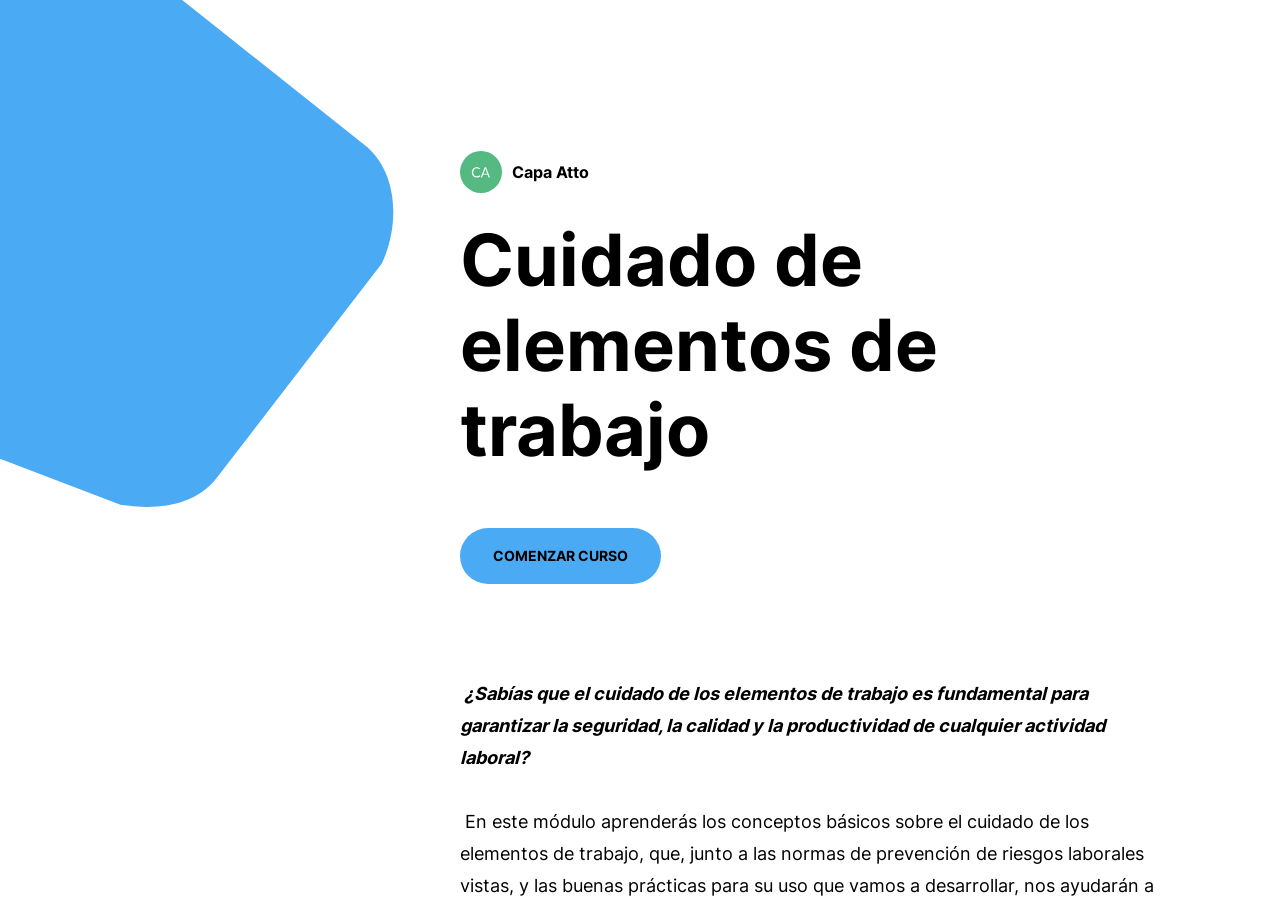
<file: index.html>
<!DOCTYPE html>
<html lang="en" class="">
  <head>
    <meta http-equiv="X-UA-Compatible" content="IE=edge,chrome=1">
    <meta name="viewport" content="width=device-width, initial-scale=1">
    <meta charset="utf-8">

    <title>Cuidado de elementos de trabajo</title>

    <link type="text/css" rel="stylesheet" href="lib/icomoon.css">
    <script type="text/javascript" src="lib/player-0.0.11.min.js"></script>
    <script type="text/javascript" src="lib/lzwcompress.js"></script>

    <!-- Resize Hack -->
    <script type="text/javascript">
      window.resizeTo(screen.width, screen.height);
    </script>
    
    <!--[if lt IE 9]>
    <script src="//html5shiv.googlecode.com/svn/trunk/html5.js"></script>
    <![endif]-->

    <script id="__ENTRY__" type="application/json">
      {".js":["rise/fd7b5ee5.js"]}
    </script>

    <script id="__REMOTE_ENTRIES__" type="application/json">
      {"mondrian":{".js":["mondrian/entry.js"]}}
    </script>

    <script>
      (function() {
        const jsonp = {}

        function loadModule(manifest) {
          const p = []

          if (manifest['.css'] != null) {
            for (var idx = 0; idx < manifest['.css'].length; idx++) {
              p.push(new Promise((resolve, reject) => {
                var link = document.createElement('link')
                link.onload = resolve
                link.onerror = reject
                link.rel = 'stylesheet'
                link.href = 'lib/' + manifest['.css'][idx]
                document.body.appendChild(link)
              }))
            }
          }

          if (manifest['.js'] != null) {
            for (var idx = 0; idx < manifest['.js'].length; idx++) {
              p.push(new Promise((resolve, reject) => {
                var script = document.createElement('script')
                script.onload = resolve
                script.onerror = reject
                script.src = 'lib/' + manifest['.js'][idx]
                document.body.appendChild(script)
              }))
            }
          }

          return Promise.all(p)
        }

        function deserialize(str) {
          const buffer = Uint8Array.from(atob(str), c => c.charCodeAt(0))
          const json = new TextDecoder().decode(buffer)
          const result = JSON.parse(json)
          return result
        }

        function __loadEntry() {
          return loadModule(JSON.parse(document.getElementById('__ENTRY__').textContent))
        }

        function __loadRemoteEntry(name) {
          const manifest = JSON.parse(document.getElementById('__REMOTE_ENTRIES__').textContent)
          if (manifest[name] == null) throw new Error(`Missing manifest for remote entry "${name}".`)
          return loadModule(manifest[name])
        }
        
        async function __loadJsonp(id, path) {
          try {
            return await new Promise((resolve, reject) => {
              try {
                jsonp[id] = resolve
                const script = document.createElement('script')
                script.onerror = reject
                script.src = `./${path}`
                document.head.appendChild(script)
              } catch (err) {
                reject(err)
              }
            })
          } finally {
            delete jsonp[id]
          }
        }

        function __resolveJsonp(id, data) {
          const resolve = jsonp[id]
          if (typeof resolve !== 'function') {
            throw new Error(`Could not load JSONP "${id}"`)
          }
          resolve(data)
        }

        async function __fetchCourse(name) {
          name = name == null ? window.i18n.default : name
          if (!window.i18n.available.includes(name)) {
            console.warn(`Could not load locale "${name}"`)
            name = window.i18n.available[0]
          }
          const encoded = await __loadJsonp(`course:${name}`, `locales/${name}.js`)
          const courseData = deserialize(encoded)
          return courseData
        }

        window.__loadEntry = __loadEntry
        window.__loadRemoteEntry = __loadRemoteEntry
        window.__loadJsonp = __loadJsonp
        window.__resolveJsonp = __resolveJsonp
        window.__fetchCourse = __fetchCourse
      })()
    </script>
  </head>
  <body>
    <div id="app"></div>
    <script type="text/javascript">
  (function(root) {
    window.i18n = {"available":["und"],"default":"und"};
    window.partnerContent = [];

    function isExport() {
      return true;
    }

    function resolvePath(path) {
      return ('assets/').concat(path);
    }

    function resolveFontPath(font) {
      return ('lib/fonts/').concat(font.key.split('/').reverse()[0]);
    }

    function fetchAvailableLocales() {
      return window.i18n
    }

    root.Runtime = {
      fetch: window.__fetchCourse,
      fetchAvailableLocales: fetchAvailableLocales,
      isExport: isExport,
      resolvePath: resolvePath,
      resolveFontPath: resolveFontPath
    };
  }(window));
</script>

    
    <script>__loadEntry()</script>
    
  </body>
</html>
</file>
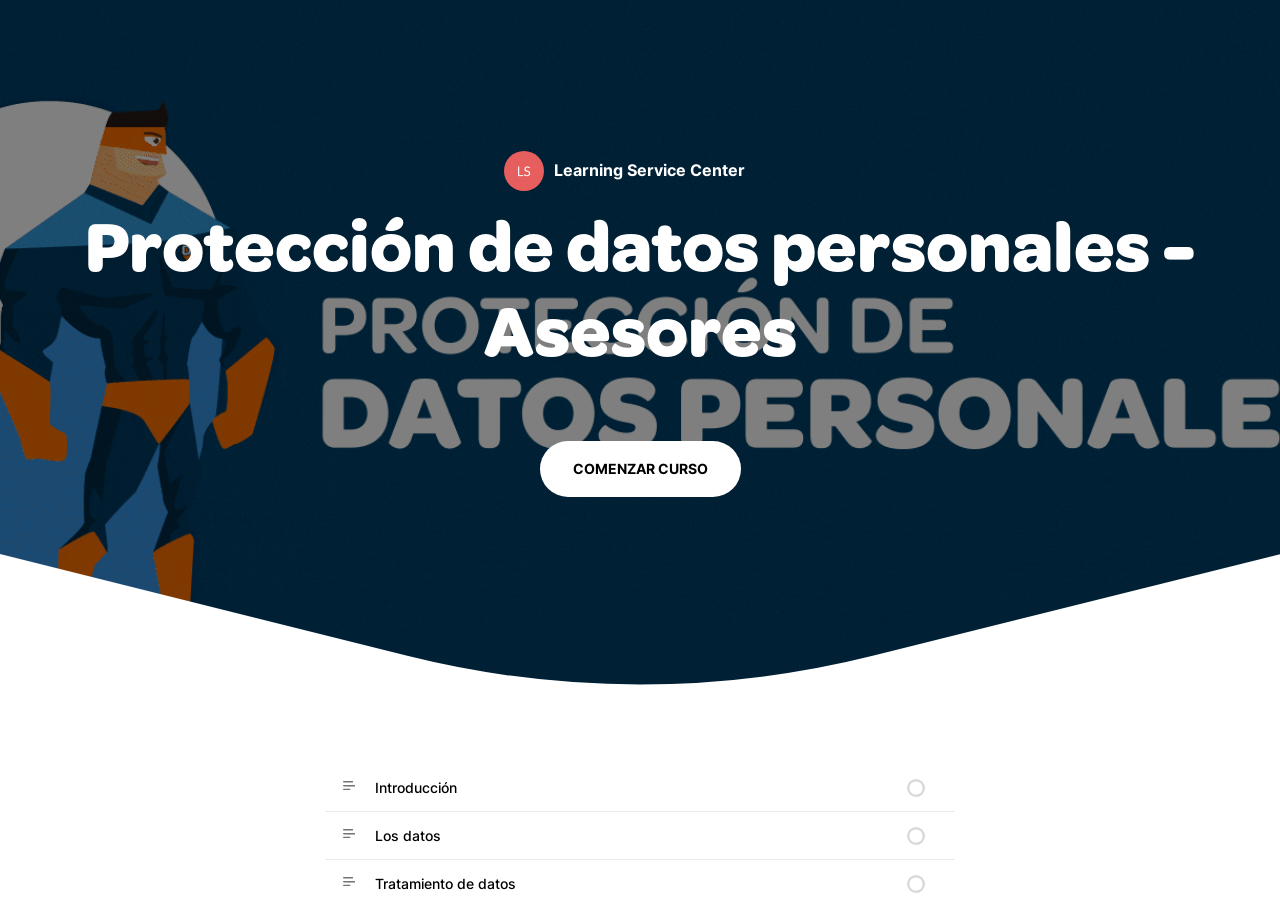
<file: E-Learning-Datos-Personales/index.html>
<!DOCTYPE html>
<html lang="en" class="">
  <head>
    <meta http-equiv="X-UA-Compatible" content="IE=edge,chrome=1">
    <meta name="viewport" content="width=device-width, initial-scale=1">
    <meta charset="utf-8">

    <title>Protección de datos personales - Asesores</title>

    <link type="text/css" rel="stylesheet" href="lib/icomoon.css">
    <script type="text/javascript" src="lib/player-0.0.11.min.js"></script>
    <script type="text/javascript" src="lib/lzwcompress.js"></script>

    <!-- Resize Hack -->
    <script type="text/javascript">
      window.resizeTo(screen.width, screen.height);
    </script>
    
    <!--[if lt IE 9]>
    <script src="//html5shiv.googlecode.com/svn/trunk/html5.js"></script>
    <![endif]-->

    <script id="__ENTRY__" type="application/json">
      {".js":["rise/c43f6a5c.js"]}
    </script>

    <script id="__REMOTE_ENTRIES__" type="application/json">
      {"mondrian":{".js":["mondrian/entry.js"]}}
    </script>

    <script>
      (function() {
        const jsonp = {}

        function loadModule(manifest) {
          const p = []

          if (manifest['.css'] != null) {
            for (var idx = 0; idx < manifest['.css'].length; idx++) {
              p.push(new Promise((resolve, reject) => {
                var link = document.createElement('link')
                link.onload = resolve
                link.onerror = reject
                link.rel = 'stylesheet'
                link.href = 'lib/' + manifest['.css'][idx]
                document.body.appendChild(link)
              }))
            }
          }

          if (manifest['.js'] != null) {
            for (var idx = 0; idx < manifest['.js'].length; idx++) {
              p.push(new Promise((resolve, reject) => {
                var script = document.createElement('script')
                script.onload = resolve
                script.onerror = reject
                script.src = 'lib/' + manifest['.js'][idx]
                document.body.appendChild(script)
              }))
            }
          }

          return Promise.all(p)
        }

        function deserialize(str) {
          const buffer = Uint8Array.from(atob(str), c => c.charCodeAt(0))
          const json = new TextDecoder().decode(buffer)
          const result = JSON.parse(json)
          return result
        }

        function __loadEntry() {
          return loadModule(JSON.parse(document.getElementById('__ENTRY__').textContent))
        }

        function __loadRemoteEntry(name) {
          const manifest = JSON.parse(document.getElementById('__REMOTE_ENTRIES__').textContent)
          if (manifest[name] == null) throw new Error(`Missing manifest for remote entry "${name}".`)
          return loadModule(manifest[name])
        }
        
        async function __loadJsonp(id, path) {
          try {
            return await new Promise((resolve, reject) => {
              try {
                jsonp[id] = resolve
                const script = document.createElement('script')
                script.onerror = reject
                script.src = `./${path}`
                document.head.appendChild(script)
              } catch (err) {
                reject(err)
              }
            })
          } finally {
            delete jsonp[id]
          }
        }

        function __resolveJsonp(id, data) {
          const resolve = jsonp[id]
          if (typeof resolve !== 'function') {
            throw new Error(`Could not load JSONP "${id}"`)
          }
          resolve(data)
        }

        async function __fetchCourse(name) {
          name = name == null ? window.i18n.default : name
          if (!window.i18n.available.includes(name)) {
            console.warn(`Could not load locale "${name}"`)
            name = window.i18n.available[0]
          }
          const encoded = await __loadJsonp(`course:${name}`, `locales/${name}.js`)
          const courseData = deserialize(encoded)
          return courseData
        }

        window.__loadEntry = __loadEntry
        window.__loadRemoteEntry = __loadRemoteEntry
        window.__loadJsonp = __loadJsonp
        window.__resolveJsonp = __resolveJsonp
        window.__fetchCourse = __fetchCourse
      })()
    </script>
  </head>
  <body>
    <div id="app"></div>
    <script>
  (function(root) {
    window.i18n = {"available":["und"],"default":"und"};
    window.partnerContent = [];

    var quizId = null;
    var storylineId = null;
    var completionPercentage = 100;
    var reporting = 'passed-incomplete';

    var LMSProxySelections = [
      'CommitData',
      'ConcedeControl', // Gives control back to the LMS
      'CreateResponseIdentifier', // Create question response
      'Finish',
      'GetDataChunk',  // Retrieve stringified object with lesson progress
      'GetStatus', // Get Current Status
      'MatchingResponse', // Interaction - Question Type
      'RecordFillInInteraction', // Interaction - Question Type
      'RecordMatchingInteraction', // Interaction - Question Type
      'RecordMultipleChoiceInteraction', // Interaction - Question Type
      'ResetStatus', // Reset the Status
      'SetBookmark',   // Set identifier for bookmark
      'SetDataChunk',  // Set a stringified object with lesson progress
      'SetFailed', // Tell LMS user Failed course
      'SetPassed', // Tell LMS user Passed the course
      'SetReachedEnd', // Tell LMS user completed course
      'SetScore', // Report Users Score to the LMS (for Pass and fail)
      'WriteToDebug',
    ];

    function HookCommit() {
  LMSProxyFuncs.WriteToDebug('Commit strategy detected a reason to commit! Forcing a commit to the LMS.');
  LMSProxyFuncs.CommitData();
}

const ProxyHooks = {

  'SetFailed': HookCommit,
  'SetPassed': HookCommit,
  'SetReachedEnd': HookCommit,
  'SetScore': HookCommit,

  'RecordMultipleChoiceInteraction': HookCommit,
  'RecordMatchingInteraction': HookCommit,
  'RecordFillInInteraction': HookCommit,
  'MatchingResponse': HookCommit,
};

function hookProxy(funcName) {
  if(ProxyHooks[funcName]) {
    return ProxyHooks[funcName]();
  }

  return;
}

var LMSProxyFuncs = pick(LMSProxySelections, window.parent, Function.prototype);

function noAPIFunction (funcName) {
  return function () {
    console.log('Warning: Course was unable to find the LMS API for ' + funcName + '. Course may have been launched from scormcontent/index.html, or the course package is not within an LMS. Saving of student data will not occur.');
  }
}

var initProxy = function() {
  return Object.keys(LMSProxyFuncs).reduce(function(newProxy, funcName) {
    if (LMSProxyFuncs[funcName].toString().length < 35) {
      noAPIFunction(funcName)();

      if (funcName === 'cmi5') {
        newProxy['cmi5'] = {
          getMasteryScore: noAPIFunction('cmi5.getMasteryScore')
        }
      } else {
        newProxy[funcName] = noAPIFunction(funcName);
      }
      
      return newProxy;
    }

    if (arrayHas(funcName, ['CreateResponseIdentifier', 'MatchingResponse', 'cmi5'])) {
      newProxy[funcName] = LMSProxyFuncs[funcName];
      return newProxy;
    }

    newProxy[funcName] = function () {
      var args = ([]).slice.call(arguments);
      var result = LMSProxyFuncs[funcName].apply(null, args);

      hookProxy(funcName);

      return result;
    }
    return newProxy;
  }, {})
}


    var LMSProxy = initProxy();

    var cache = getLMSData();

    function debounce(fn, delay) {
  var timer = null;

  return function () {
    var context = this, args = arguments;
    clearTimeout(timer);
    timer = setTimeout(function () {
      fn.apply(context, args);
    }, delay);
  };
}

function compress(data) {
  try {
    return JSON.stringify({
      v: 2,
      d: lzwCompress.pack(JSON.stringify(data)),
      cpv: "QR8sXSzA"
    });
  } catch(e) {
    return '';
  }
}

function decompress(stringData) {
  try {
    const data = JSON.parse(stringData);

    return data.d
      ? JSON.parse(lzwCompress.unpack(data.d))
      : data;
  } catch(e) {
    return {};
  }
}

function assign(target) {
  if (target === undefined || target === null) {
    throw new TypeError('assign: Cannot convert undefined or null to object');
  }

  var output = Object(target);

  for (var index = 1; index < arguments.length; index++) {
    var source = arguments[index];
    if (source !== undefined && source !== null) {
      for (var nextKey in source) {
        if (source.hasOwnProperty(nextKey)) {
          output[nextKey] = source[nextKey];
        }
      }
    }
  }
  return output;
}

function identity(value) {
  return value;
}

function bookmark(id) {
  var url = 'index.html#/lessons/' + id;

  LMSProxy.SetBookmark(url, '');
}

function completeOut(passed, reportParam) {
  var reportType = reportParam || reporting;

  if(passed) {
    switch(reportType) {
      case 'completed-incomplete':
      case 'completed-failed':
        LMSProxy.ResetStatus();
        LMSProxy.SetReachedEnd();
        break;

      case 'passed-incomplete':
      case 'passed-failed':
        LMSProxy.SetPassed();
        LMSProxy.SetReachedEnd();
        break;
    }
  } else {
    switch(reportType) {
      case 'passed-failed':
      case 'completed-failed':
        if(!isPassed()) {
          LMSProxy.SetFailed();
        }
        break;
    }
  }
}

var setDataChunk = debounce(function(data) {
  LMSProxy.SetDataChunk(data);
}, 1000);

function concatLMSData(data) {
  assign(cache, data);
  setDataChunk(compress(cache));
}

function exit() {
  LMSProxy.ConcedeControl();
}

function finish(totalProgress) {
  if (
    quizId === null &&
    storylineId === null &&
    completionPercentage != undefined &&
    totalProgress >= completionPercentage
  ) {
    completeOut(true);
  }
}

function finishQuiz(passed, score, id) {
  if (id == quizId) {
    reportScore(score);
    completeOut(passed);
  }
}

function finishStoryline(id, passed, isQuiz, score) {
  if (id == storylineId) {
    if (isQuiz) {
      reportScore(score);
      completeOut(passed, 'passed-failed');
    } else {
      completeOut(passed);
    }
  }
}

function sanitizeForUri(title) {
  var strippedTitle = title.replace(/<(?:.|\n)*?>/gm, '');
  var sanitizedTitle = strippedTitle.replace(/[^a-zA-Z0-9-_.~]/g, '-');
  return sanitizedTitle;
}

function shorten(title) {
  return title.charAt(0);
}

function buildResponseIdentifier(response) {
  var title = sanitizeForUri(response.title);
  return LMSProxy.CreateResponseIdentifier(shorten(title), title);
}

function buildMatchingResponse(response) {
  var sourceTitle = sanitizeForUri(response.source.title);
  var targetTitle = sanitizeForUri(response.target.title);

  var source =
    LMSProxy.CreateResponseIdentifier(shorten(sourceTitle), sourceTitle);
  var target =
    LMSProxy.CreateResponseIdentifier(shorten(targetTitle), targetTitle);

  return new LMSProxy.MatchingResponse(source, target);
}

function cleanTitle(title, maxSize) {
  return title.substr(0, maxSize || 20).replace(/\s/g, '_');
}

function titleToId(quiz, question, attempts) {
  return cleanTitle(quiz, 20) + '_' + cleanTitle(question, 230) + '_' + attempts.toString().substr(0,3);
}

function normalizeResult(correct) {
  return correct
    ? window.parent.INTERACTION_RESULT_CORRECT
    : window.parent.INTERACTION_RESULT_WRONG;
}

function reportAnswer(data) {
  var recorder = Function.prototype;
  var response;
  var correctResponses;

  var isCorrect = normalizeResult(data.isCorrect);
  var latency = data.latency;
  var title = data.questionTitle;
  var weighting = 1;
  var strId = titleToId(data.quizTitle, title, data.retryAttempts);

  switch (data.type) {
    case 'MULTIPLE_CHOICE':
    case 'MULTIPLE_RESPONSE':
      response = data.response.map(buildResponseIdentifier);
      correctResponses = data.correctResponse.map(buildResponseIdentifier);
      recorder = LMSProxy.RecordMultipleChoiceInteraction;
      break;

    case 'FILL_IN_THE_BLANK':
      response = data.response;
      correctResponses = data.correctResponse;
      recorder = LMSProxy.RecordFillInInteraction;
      break;

    case 'MATCHING':
      response = data.response.map(buildMatchingResponse);
      correctResponses = data.correctResponse.map(buildMatchingResponse);
      recorder = LMSProxy.RecordMatchingInteraction;
      break;
  }

  recorder(
    strId,
    response,
    isCorrect,
    correctResponses,
    title,
    weighting,
    latency,
    0
  );
}

function getLMSData() {
  var data = null;

  if(!cache) {
    data = LMSProxy.GetDataChunk();

    var result = data
      ? decompress(data)
      : {};

    return result;
  }

  return assign({}, cache);
}

function getProgress(initialProgress) {
  var decodeCourseProgress =
    root.Rise.decodeCourseProgress;

  var progress = assign({}, {
    progress: { lessons: {} }
  }, getLMSData()).progress;

  if(initialProgress) {
    return decodeCourseProgress(initialProgress, progress);
  }

  return progress;
}

function isExport() {
  return true;
}

function isPassed() {
  return LMSProxy.GetStatus() === window.parent.LESSON_STATUS_PASSED;
}

function pick(keys, obj, def) {
  return keys.reduce(function(memo, key) {
    if(obj[key] === undefined) {
      if(def !== undefined) {
        memo[key] = def;
      }
    } else {
      memo[key] = obj[key];
    }

    return memo;
  }, {});
}

function reportScore(score) {
  var highScore = Math.max(getLMSData().score || 0, score);
  concatLMSData({ score: highScore });

  LMSProxy.SetScore(highScore, 100, 0);
}

function resolvePath(path) {
  return ('assets/').concat(path);
}

function resolveFontPath(font) {
  return ('lib/fonts/').concat(font.key.split('/').reverse()[0]);
}

function setLessonProgress(lessonProgress) {
  var encodeLessonProgress =
    root.Rise.encodeLessonProgress;

  var currentProgress = getProgress();

  var lessons = assign(
    {},
    currentProgress.lessons,
    encodeLessonProgress(lessonProgress)
  );

  var progress = assign({}, currentProgress, { lessons: lessons });

  concatLMSData({ progress: progress });
}

function setCourseProgress(courseProgress) {
  var encodeCourseProgress =
    root.Rise.encodeCourseProgress;

  var currentProgress = getProgress();

  var progress = assign(
    {},
    currentProgress,
    encodeCourseProgress(courseProgress)
  );

  concatLMSData({ progress: progress });
}

function getMasteryScore(payload) {
  return payload.passingScore;
}

function arrayHas(val, arr) {
  return !!(~(arr.indexOf(val)))
}

function fetchAvailableLocales() {
  return window.i18n
}

root.Rise = {
  completeLessons: identity,
  decodeCourseProgress: identity,
  encodeCourseProgress: identity,
  encodeLessonProgress: identity
};

root.Runtime = {
  bookmark: bookmark,
  exit: exit,
  fetch: window.__fetchCourse,
  fetchAvailableLocales: fetchAvailableLocales,
  finish: finish,
  finishQuiz: finishQuiz,
  finishStoryline: finishStoryline,
  getMasteryScore: getMasteryScore,
  getProgress: getProgress,
  isExport: isExport,
  reportAnswer: reportAnswer,
  resolveFontPath: resolveFontPath,
  resolvePath: resolvePath,
  setCourseProgress: setCourseProgress,
  setLessonProgress: setLessonProgress
};

  }(window));
</script>

    
    <script>__loadEntry()</script>
    
  </body>
</html>
</file>
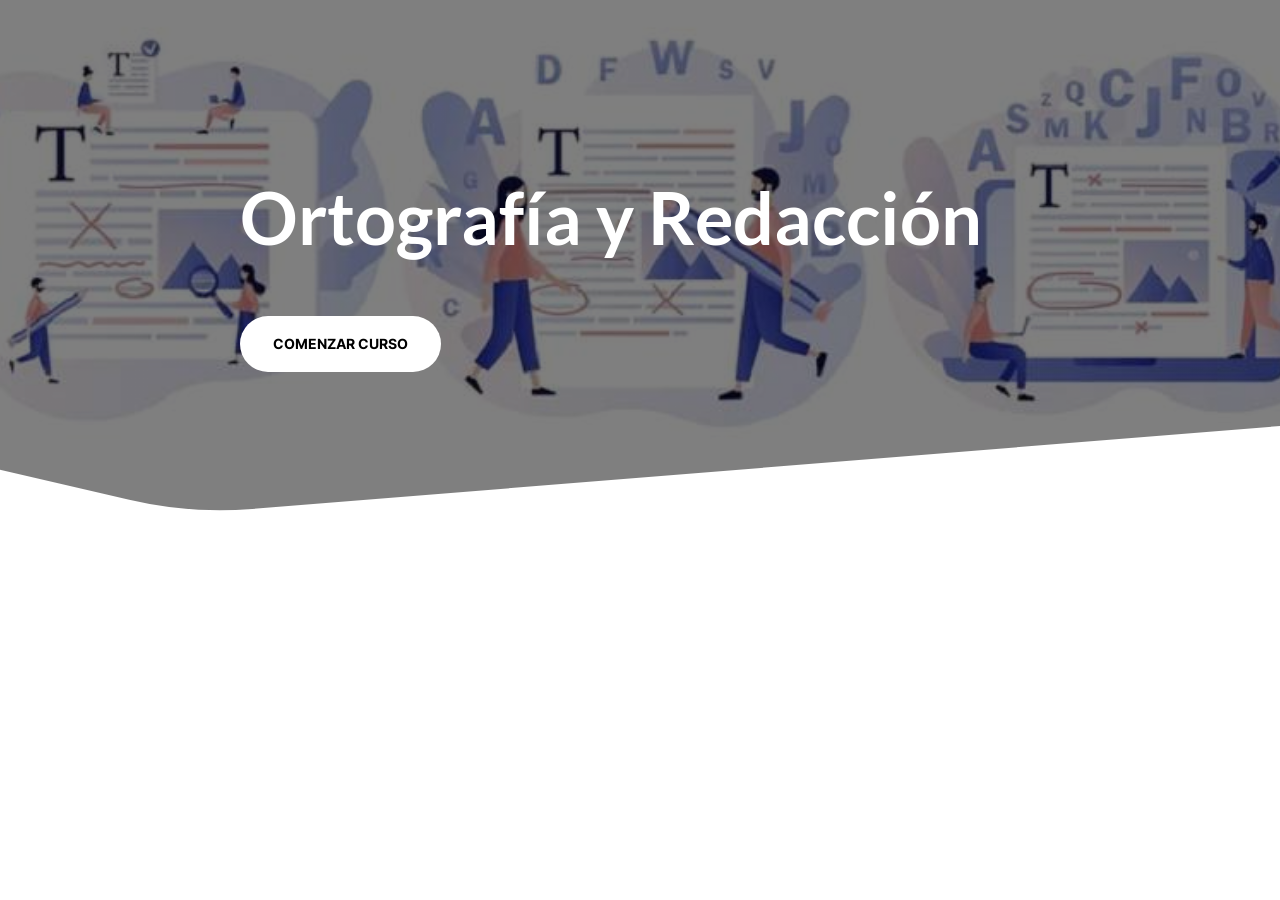
<file: OrtografiayRedaccion/index.html>
<!DOCTYPE html>
<html lang="en" class="">
  <head>
    <meta http-equiv="X-UA-Compatible" content="IE=edge,chrome=1">
    <meta name="viewport" content="width=device-width, initial-scale=1">
    <meta charset="utf-8">

    <title>Ortografía y Redacción</title>

    <link type="text/css" rel="stylesheet" href="lib/icomoon.css">
    <script type="text/javascript" src="lib/player-0.0.11.min.js"></script>
    <script type="text/javascript" src="lib/lzwcompress.js"></script>

    <!-- Resize Hack -->
    <script type="text/javascript">
      window.resizeTo(screen.width, screen.height);
    </script>
    
    <!--[if lt IE 9]>
    <script src="//html5shiv.googlecode.com/svn/trunk/html5.js"></script>
    <![endif]-->

    <script id="__ENTRY__" type="application/json">
      {".js":["rise/98b27f34.js"]}
    </script>

    <script id="__REMOTE_ENTRIES__" type="application/json">
      {"mondrian":{".js":["mondrian/entry.js"]}}
    </script>

    <script>
      (function() {
        const jsonp = {}

        function loadModule(manifest) {
          const p = []

          if (manifest['.css'] != null) {
            for (var idx = 0; idx < manifest['.css'].length; idx++) {
              p.push(new Promise((resolve, reject) => {
                var link = document.createElement('link')
                link.onload = resolve
                link.onerror = reject
                link.rel = 'stylesheet'
                link.href = 'lib/' + manifest['.css'][idx]
                document.body.appendChild(link)
              }))
            }
          }

          if (manifest['.js'] != null) {
            for (var idx = 0; idx < manifest['.js'].length; idx++) {
              p.push(new Promise((resolve, reject) => {
                var script = document.createElement('script')
                script.onload = resolve
                script.onerror = reject
                script.src = 'lib/' + manifest['.js'][idx]
                document.body.appendChild(script)
              }))
            }
          }

          return Promise.all(p)
        }

        function deserialize(str) {
          const buffer = Uint8Array.from(atob(str), c => c.charCodeAt(0))
          const json = new TextDecoder().decode(buffer)
          const result = JSON.parse(json)
          return result
        }

        function __loadEntry() {
          return loadModule(JSON.parse(document.getElementById('__ENTRY__').textContent))
        }

        function __loadRemoteEntry(name) {
          const manifest = JSON.parse(document.getElementById('__REMOTE_ENTRIES__').textContent)
          if (manifest[name] == null) throw new Error(`Missing manifest for remote entry "${name}".`)
          return loadModule(manifest[name])
        }
        
        async function __loadJsonp(id, path) {
          try {
            return await new Promise((resolve, reject) => {
              try {
                jsonp[id] = resolve
                const script = document.createElement('script')
                script.onerror = reject
                script.src = `./${path}`
                document.head.appendChild(script)
              } catch (err) {
                reject(err)
              }
            })
          } finally {
            delete jsonp[id]
          }
        }

        function __resolveJsonp(id, data) {
          const resolve = jsonp[id]
          if (typeof resolve !== 'function') {
            throw new Error(`Could not load JSONP "${id}"`)
          }
          resolve(data)
        }

        async function __fetchCourse(name) {
          name = name == null ? window.i18n.default : name
          if (!window.i18n.available.includes(name)) {
            console.warn(`Could not load locale "${name}"`)
            name = window.i18n.available[0]
          }
          const encoded = await __loadJsonp(`course:${name}`, `locales/${name}.js`)
          const courseData = deserialize(encoded)
          return courseData
        }

        window.__loadEntry = __loadEntry
        window.__loadRemoteEntry = __loadRemoteEntry
        window.__loadJsonp = __loadJsonp
        window.__resolveJsonp = __resolveJsonp
        window.__fetchCourse = __fetchCourse
      })()
    </script>
  </head>
  <body>
    <div id="app"></div>
    <script type="text/javascript">
  (function(root) {
    window.i18n = {"available":["und"],"default":"und"};
    window.partnerContent = [];

    function isExport() {
      return true;
    }

    function resolvePath(path) {
      return ('assets/').concat(path);
    }

    function resolveFontPath(font) {
      return ('lib/fonts/').concat(font.key.split('/').reverse()[0]);
    }

    function fetchAvailableLocales() {
      return window.i18n
    }

    root.Runtime = {
      fetch: window.__fetchCourse,
      fetchAvailableLocales: fetchAvailableLocales,
      isExport: isExport,
      resolvePath: resolvePath,
      resolveFontPath: resolveFontPath
    };
  }(window));
</script>

    
    <script>__loadEntry()</script>
    
  </body>
</html>
</file>
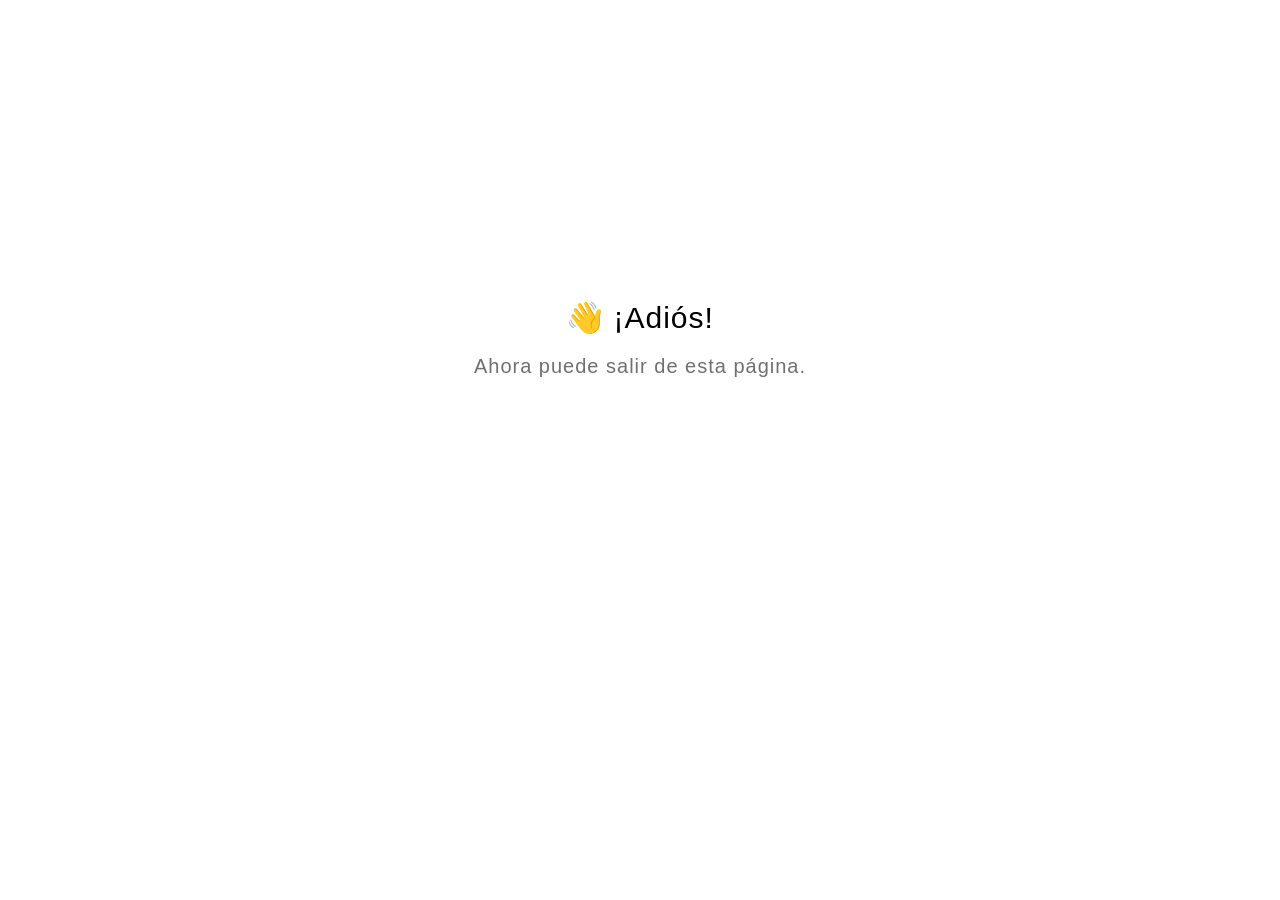
<file: goodbye.html>
<!DOCTYPE html>
<html lang="en">
  <head>
    <title>Goodbye</title>
    <meta charset="utf-8" lang="es">
    <style>
      html {
        font-size: 20px;
        font-family: 'lato', sans-serif;
        font-weight: lighter;
        letter-spacing: 0.05rem;
      }

      .goodbye-container {
        text-align: center;
        margin-top: 15rem;
      }

      .bye-message {
        font-size: 1.5rem;
      }

      .exit-text {
        color: #707070;
        margin-top: 1rem;
      }
    </style>
  </head>
  <body>
    <div class="goodbye-container">
      <div class="bye-message">👋 ¡Adiós!</div>
      <div class="exit-text">Ahora puede salir de esta página.</div>
    </div>
  </body>
</html>
</file>
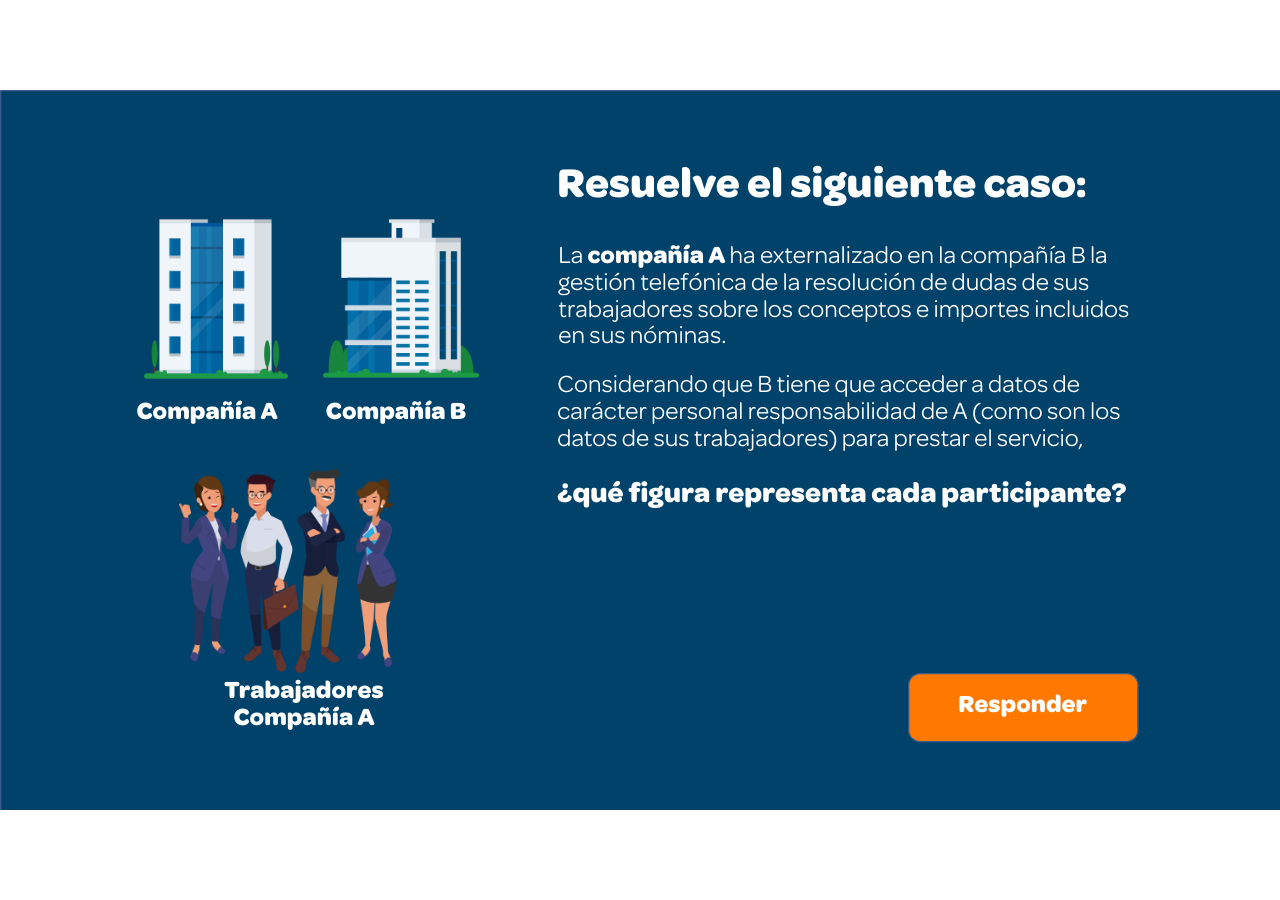
<file: E-Learning-Datos-Personales/assets/eXEuzJeqiF51aqFK/story.html>
﻿<!doctype html>
<html lang="es">
<head>
  <meta charset="utf-8">
  <!-- Creado con Storyline 360 - http://www.articulate.com  -->
  <!-- version: 3.84.31647.0 -->
  <title>Proteccion de datos 02 - inc_corr</title>
  <meta http-equiv="x-ua-compatible" content="IE=edge"/>
  <meta name="viewport" content="width=device-width,initial-scale=1,user-scalable=no,shrink-to-fit=no,minimal-ui"/>
  <meta name="apple-mobile-web-app-capable" content="yes"/>
  <style>
    html, body { height: 100%; padding: 0; margin: 0 }
    #app { height: 100%; width: 100%; }
  </style>

  <script>
    window.DS = {};
    window.globals = {
      DATA_PATH_BASE: '',
      HAS_FRAME: true,
      HAS_SLIDE: true,

      lmsPresent: false,
      tinCanPresent: false,
      cmi5Present: false,
      aoSupport: false,
      scale: 'noscale',
      captureRc: false,
      browserSize: 'optimal',
      bgColor: '#282828',
      features: 'BackgroundAudioVolumeVariable,ConnectionMessages,DropInBase,DropInMisc,DropInVectors,JsApi,LayerPresentAsDialog,MultipleQuizTracking,PlayerTooltips,UpdatedThemeEditor',
      themeName: 'unified',
      preloaderColor: '#FFFFFF',
      suppressAnalytics: false,
      productChannel: 'stable',
      publishSource: 'storyline',
      aid: 'auth0|5d52ceb78310640dc808aadc',
      cid: '187d74d9-7cb4-4a0b-88fe-f281d7016f0a',
      playerVersion: '3.84.31647.0',
      publishTimestamp: '2024-04-29T14:43:25.7998844Z',
      maxIosVideoElements: 10,
      connectionSettings: { message: 'Est%C3%A1s%20fuera%20de%20l%C3%ADnea.%20Tratando%20de%20reconectar...', useDarkTheme: false, mode: 'disabled' },
      hasFeature: function(feature) {
        return this.features.split(',').includes(feature);
      },
      
      parseParams: function(qs) {
        if (window.globals.parsedParams != null) {
          return window.globals.parsedParams;
        }
        qs = (qs || window.location.search.substr(1)).split('+').join(' ');
        var params = {},
            tokens,
            re = /[?&]?([^=]+)=([^&]*)/g;

        while (tokens = re.exec(qs)) {
          params[decodeURIComponent(tokens[1]).trim()] =
            decodeURIComponent(tokens[2]).trim();
        }
        window.globals.parsedParams = params;
        return params;
      }

    };
  </script>
  <script>
    var isIe11 = ('ActiveXObject' in window || window.MSBlobBuilder != null)
      && window.msCrypto != null && !window.ActiveXObject;
    if (isIe11) {
      window.globals.unsupportedBrowser = true;
      document.write(atob('[base64]'));
    }
  </script>

  <script>
    if (window.globals.hasFeature('MultiLanguageSupport')) {
      
      
    }
  </script>

  
  <script>window.THREE = { };</script>
  
<meta name="robots" content="noindex, nofollow"></head>
<body style="background: #282828" class="cs-HTML theme-unified">
<script src="player-interface.js"></script>
  <script>!function(){var e,i=/iPhone/i,o=/iPod/i,n=/iPad/i,t=/\biOS-universal(?:.+)Mac\b/i,r=/\bAndroid(?:.+)Mobile\b/i,a=/Android/i,d=/(?:SD4930UR|\bSilk(?:.+)Mobile\b)/i,p=/Silk/i,l=/Windows Phone/i,u=/\bWindows(?:.+)ARM\b/i,b=/BlackBerry/i,s=/BB10/i,c=/Opera Mini/i,f=/\b(CriOS|Chrome)(?:.+)Mobile/i,h=/Mobile(?:.+)Firefox\b/i,v=function(e){return void 0!==e&&"MacIntel"===e.platform&&"number"==typeof e.maxTouchPoints&&e.maxTouchPoints>1&&"undefined"==typeof MSStream};e=function(e){var m={userAgent:"",platform:"",maxTouchPoints:0};e||"undefined"==typeof navigator?"string"==typeof e?m.userAgent=e:e&&e.userAgent&&(m={userAgent:e.userAgent,platform:e.platform,maxTouchPoints:e.maxTouchPoints||0}):m={userAgent:navigator.userAgent,platform:navigator.platform,maxTouchPoints:navigator.maxTouchPoints||0};var g=m.userAgent,y=g.split("[FBAN");void 0!==y[1]&&(g=y[0]),void 0!==(y=g.split("Twitter"))[1]&&(g=y[0]);var A=function(e){return function(i){return i.test(e)}}(g),w={apple:{phone:A(i)&&!A(l),ipod:A(o),tablet:!A(i)&&(A(n)||v(m))&&!A(l),universal:A(t),device:(A(i)||A(o)||A(n)||A(t)||v(m))&&!A(l)},amazon:{phone:A(d),tablet:!A(d)&&A(p),device:A(d)||A(p)},android:{phone:!A(l)&&A(d)||!A(l)&&A(r),tablet:!A(l)&&!A(d)&&!A(r)&&(A(p)||A(a)),device:!A(l)&&(A(d)||A(p)||A(r)||A(a))||A(/\bokhttp\b/i)},windows:{phone:A(l),tablet:A(u),device:A(l)||A(u)},other:{blackberry:A(b),blackberry10:A(s),opera:A(c),firefox:A(h),chrome:A(f),device:A(b)||A(s)||A(c)||A(h)||A(f)},any:!1,phone:!1,tablet:!1};return w.any=w.apple.device||w.android.device||w.windows.device||w.other.device,w.phone=w.apple.phone||w.android.phone||w.windows.phone,w.tablet=w.apple.tablet||w.android.tablet||w.windows.tablet,w}(),"object"==typeof exports&&"undefined"!=typeof module?module.exports=e:"function"==typeof define&&define.amd?define((function(){return e})):this.isMobile=e}();
    window.isMobile.apple.tablet = window.isMobile.apple.tablet ||
      (navigator.platform === 'MacIntel' && navigator.maxTouchPoints > 1);
    window.isMobile.apple.device = window.isMobile.apple.device || window.isMobile.apple.tablet;
    window.isMobile.tablet = window.isMobile.tablet || window.isMobile.apple.tablet;
    window.isMobile.any = window.isMobile.any || window.isMobile.apple.tablet;
  </script>

  <div id="focus-sink" tabindex="-1"></div>

  <div id="preso"></div>
  <script>
    (function() {

      var classTypes = [ 'desktop', 'mobile', 'phone', 'tablet' ];

      var addDeviceClasses = function(prefix, testObj) {
        var curr, i;
        for (i = 0; i < classTypes.length; i++) {
          curr = classTypes[i];
          if (testObj[curr]) {
            document.body.classList.add(prefix + curr);
          }
        }
      };

      var params = window.globals.parseParams(),
          isDevicePreview = params.devicepreview === '1',
          isPhoneOverride = params.deviceType === 'phone' || (isDevicePreview && params.phone == '1'),
          isTabletOverride = (params.deviceType === 'tablet' || isDevicePreview) && !isPhoneOverride,
          isMobileOverride = isPhoneOverride || isTabletOverride;

      var deviceView = {
        desktop: !window.isMobile.any && !isMobileOverride,
        mobile: window.isMobile.any || isMobileOverride,
        phone: isPhoneOverride || (window.isMobile.phone && !isTabletOverride),
        tablet: isTabletOverride || window.isMobile.tablet
      };

      window.globals.deviceView = deviceView;
      window.isMobile.desktop = !window.isMobile.any;
      window.isMobile.mobile = window.isMobile.any;

      addDeviceClasses('view-', deviceView);

    })();
  </script>
  
  <script src='story_content/user.js' type=text/javascript></script>
  <div class="slide-loader"></div>

  <script>
    var doc = document, loader = doc.body.querySelector('.slide-loader'); [ 1, 2, 3 ].forEach(function(n) { var d = doc.createElement('div'); d.style.backgroundColor = window.globals.preloaderColor; d.classList.add('mobile-loader-dot'); d.classList.add('dot' + n); loader.appendChild(d); });
  </script>

  <div class="mobile-load-title-overlay" style="display: none">
    <div class="mobile-load-title">Proteccion de datos 02 - inc_corr</div>
  </div>

  <div class="mobile-chrome-warning"></div>

  
<style>
  .warn-connection-dialog {
    display: none;
    background: transparent;
    pointer-events: all;
    position: fixed;
    left: 0;
    top: 0;
    width: 100%;
    height: 100%;
    z-index: 999;
  }

  .warn-connection-content {
    pointer-events: all;
    border-radius: 4px;
    background: white;
    border: 1px solid #E7E7E7;
    color: #333333;
    box-shadow: 0 2px 4px rgba(0, 0, 0, 0.25);
    transition: all 150ms ease-out;
    position: absolute;
    white-space: nowrap;
  }

  .view-phone.is-landscape .warn-connection-content {
    left: 23px;
    bottom: 23px;
  }

  .view-tablet.is-landscape .warn-connection-content {
    left: 50%;
    top: 20px;
    transform: translateX(-50%);
  }

  .view-mobile.is-portrait .warn-connection-content {
    transform: translate(-50%, calc(-100% - 15px));
  }

  .warn-connection-content p {
    display: inline-block;
    margin: 0 8px 0 0;
    line-height: 33px;
    font-size: 11px;
  }

  .warn-connection-content svg {
    position: relative;
    vertical-align: middle;
    margin: 0 2px 2px 8px;
  }

  .view-desktop .warn-connection-content {
    left: 1.5em;
    bottom: 1.5em;
  }

  .view-desktop .warn-connection-content p {
    font-size: 1.1em;
  }

  .is-offline .warn-connection-dialog {
    display: block;
  }

  .is-offline .cs-panel * {
    pointer-events: none !important;
  }

  .is-offline .cs-panel {
    pointer-events: all !important;
  }

  .is-offline #nav-controls * {
    pointer-events: none !important;
  }

  .is-offline #nav-controls {
    pointer-events: all !important;
  }
</style>

<div class="warn-connection-dialog" role="alertdialog" aria-modal="true" tabindex="0" aria-labelledby="warn-connection-message">
  <div class="warn-connection-content">
    <svg width="17" height="15" viewBox="0 0 17 15" xmlns="http://www.w3.org/2000/svg">
      <path fill="#8F0000" stroke="white" d="M16.07,12.98 L15.88,12.23 L9.51,1.21 C8.97,0.26,7.6,0.26,7.06,1.21 L0.69,12.23 C0.15,13.16,0.81,14.36,1.91,14.36 H14.65 C15.47,14.36,16.05,13.7,16.07,12.98 Z"/>
      <path fill="white" stroke="white" d="M8.58,5.5 C8.35,5.28,8.5,5.35,8.21,5.32 C8.09,5.35,7.97,5.49,7.96,5.67 C7.97,5.79,7.98,5.92,7.98,6.04 L7.98,6.04 C7.99,6.17,8,6.31,8.01,6.43 L8.01,6.44 C8.03,6.92,8.06,7.41,8.09,7.9 L8.09,7.9 C8.12,8.39,8.14,8.88,8.17,9.37 C8.17,9.39,8.18,9.42,8.2,9.44 C8.23,9.46,8.25,9.47,8.28,9.47 C8.31,9.47,8.34,9.46,8.35,9.44 C8.37,9.43,8.38,9.4,8.39,9.35 L8.39,9.34 C8.39,9.24,8.4,9.15,8.4,9.05 L8.4,9.05 C8.41,8.96,8.41,8.86,8.42,8.75 C8.43,8.44,8.45,8.12,8.47,7.81 L8.47,7.81 C8.49,7.49,8.51,7.18,8.53,6.87 C8.55,6.46,8.56,6.05,8.59,5.64 L8.6,5.62 C8.6,5.57,8.59,5.53,8.58,5.5 L8.21,5.32 Z"/>
      <circle fill="white" stroke="white" cx="8.3" cy="11.35" r="0.3"/>
    </svg>
    <p id="warn-connection-message">You are offline. Trying to reconnect...</p>
  </div>
</div>

<script>
  (function() {
    window.DS.connection = {
      warningShown: false,
      assets: {},
      loadingAssetGroup: false,
      retryDelay: 500
    };

    var connectionSettings = window.globals.connectionSettings || {};

    // The `window.globals.features` variable must be set in `webpack.dev.config` when testing locally - it is not enough
    // to have it in the data - but it must be set there as well.
    var useConnectionMessages = window.AbortController != null &&
      window.location.protocol != 'file:' &&
      window.globals.features.indexOf('ConnectionMessages') != -1 &&
      connectionSettings.mode === 'normal';

    window.DS.connection.useConnectionMessages = useConnectionMessages;

    var assetCount = 0;
    var checkLoadedId;


    if (useConnectionMessages && connectionSettings != null) {
      var contentEl = document.querySelector('.warn-connection-content');
      var messageEl = contentEl.querySelector('p');

      if (connectionSettings.useDarkTheme) {
        contentEl.style.borderColor = '#BABBBA';
        contentEl.style.backgroundColor = '#282828';
        contentEl.style.color = '#FFFFFF';
      }

      if (connectionSettings.message != null) {
        messageEl.textContent = window.decodeURIComponent(connectionSettings.message);
      }
    }

    function checkAssetsReady() {
      for (var i in DS.connection.assets) {
        if (!DS.connection.assets[i].success) {
          return false;
        }
      }
      return true;
    }

    function stopAssetGroup() {
      if (!useConnectionMessages) { return; }

      assetCount = 0;

      DS.connection.oldAssetGroup = DS.connection.assets;
      DS.connection.assets = {};
      DS.connection.loadingAssetGroup = false;
      clearInterval(checkLoadedId);
    }

    function startAssetGroup() {
      if (!useConnectionMessages) { return; }
      var ticks = 0;
      clearInterval(checkLoadedId);
      checkLoadedId = setInterval(function() {
        var loaded = 0;
        if (assetCount === 0 && loaded === 0) {
          clearInterval(checkLoadedId);
          return;
        }

        for (var i in DS.connection.assets) {
          if (DS.connection.assets[i].success) {
            loaded++;
          }
        }

        if (assetCount === loaded && checkAssetsReady()) {
          for (var i in DS.connection.assets) {
            if (DS.connection.assets[i].action) {
              DS.connection.assets[i].action();
            }
          }
          hideWarning();
          stopAssetGroup();
        }
      }, 100)
    }

    function requiredAsset(url, action, retry, type) {
      if (!useConnectionMessages) { return; }
      if (DS.connection.assets[url]) { return; }

      DS.connection.assets[url] = {
        success: false, action: action, retry: retry, type: type
      };
      assetCount = Object.keys(DS.connection.assets).length;
      if (!DS.connection.loadingAssetGroup) {
        startAssetGroup();
      }
      DS.connection.loadingAssetGroup = true;
    }

    function assetLoaded(url) {
      if (!useConnectionMessages) { return; }
      if (DS.connection.assets[url]) {
        DS.connection.assets[url].success = true;
      }
    }

    function assetFailed(url) {
      if (!useConnectionMessages) { return; }
      if (!DS.connection.assets[url]) {
        if (/\.js$/.test(url) && url.indexOf('transcripts') === -1) {
          setTimeout(function() {
            if (DS.connection.lastSlideLoaded != null) {
              DS.connection.lastSlideLoaded();
            }
          }, DS.connection.retryDelay);
        }
        return;
      }
      if (!DS.connection.warningShown) { showWarning(); }
      if (DS.connection.assets[url].retry) {
        setTimeout(function() {
          if (!DS.connection.assets[url].success) {
            DS.connection.assets[url].retry()
          }
        }, DS.connection.retryDelay);
      }
    }

    function hideWarning() {
      document.body.classList.remove('is-offline');
      DS.connection.warningShown = false;
      enableKeys();
    }
    DS.connection.hideWarning = hideWarning

    function showWarning(btn) {
      document.body.classList.add('is-offline')
      DS.connection.warningShown = true;
      updateWarningPosition();
      disableKeys();
    }

    function updateWarningPosition() {
      if (!DS.connection.warningShown) {
        return;
      }

      var isPortrait = document.body.classList.contains('is-portrait');
      var isMobile = document.body.classList.contains('view-mobile');
      var warningEl = document.querySelector('.warn-connection-content');

      if (isPortrait && isMobile) {
        var slide = document.querySelector('.primary-slide');
        var slideRect = slide != null
          ? slide.getBoundingClientRect()
          : { top: window.innerHeight, left: 0, width: window.innerWidth };

        warningEl.style.top = `${slideRect.top}px`
        warningEl.style.left = `${slideRect.left + slideRect.width / 2}px`
      } else {
        warningEl.style.top = null;
        warningEl.style.left = null;
      }

      window.requestAnimationFrame(updateWarningPosition);
    }

    function onDisableKeyDown(e) {
      e.preventDefault();
      e.stopImmediatePropagation();
    }

    function onDisableKeyUp(e) {
      e.preventDefault();
      e.stopImmediatePropagation();
    }

    var accStyle = document.createElement('style');
    var warnDialogEl = document.querySelector('.warn-connection-dialog');

    function disableKeys() {
      if (DS.views && DS.views.nsStack && DS.views.nsStack.length === 1) {
        DS.views.nsStack[0].tabReachable = false
        DS.views.nsStack[0].updateTabIndex(true, true);
      }

      accStyle.innerHTML = '.acc-shadow-dom { display: none; }';
      document.body.appendChild(accStyle);

      warnDialogEl.parentNode.append(warnDialogEl);
      warnDialogEl.focus();
    }

    function enableKeys() {
      accStyle.remove();
      if (DS.views && DS.views.nsStack && DS.views.nsStack.length === 1 && DS.views.nsStack[0].name === '_frame') {
        DS.views.nsStack[0].tabReachable = true;
        DS.views.nsStack[0].updateTabIndex();
      }
    }

    // these will all be noops if the feature flag isn't set in
    // the data and `window.globals.features`
    DS.connection.requiredAsset = requiredAsset;
    DS.connection.assetLoaded = assetLoaded;
    DS.connection.assetFailed = assetFailed;
    DS.connection.stopAssetGroup = stopAssetGroup;
    DS.connection.startAssetGroup = startAssetGroup;
  })();
</script>


  <script>
    
    if (window.autoSpider && window.vInterfaceObject) {
      document.querySelector('.mobile-load-title-overlay').style.display = 'none';
    }
  </script>

  

  <link rel="stylesheet" href="html5/data/css/output.min.css" data-noprefix/>
</body>
<script src="html5/lib/scripts/bootstrapper.min.js"></script>
</html>
</file>
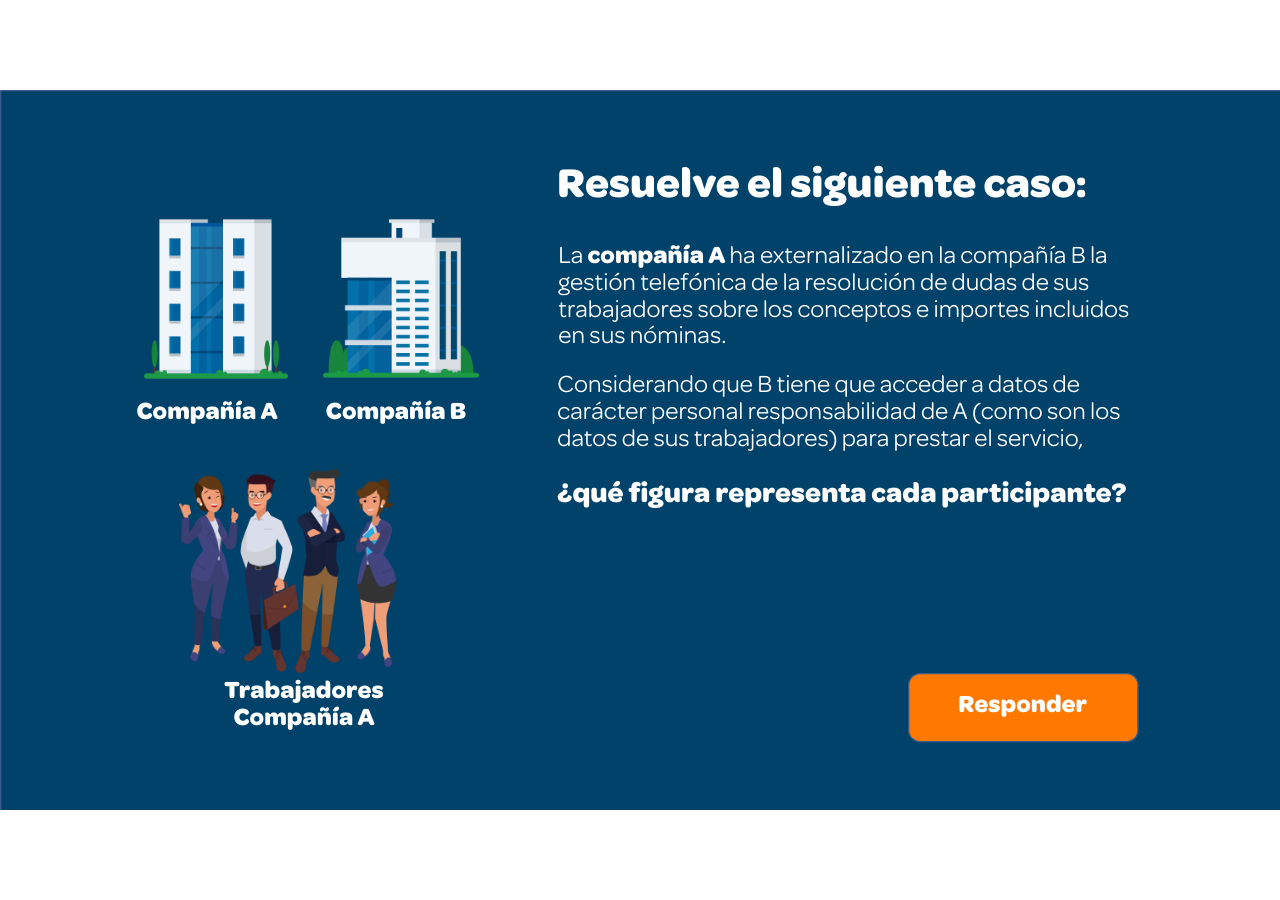
<file: E-Learning-Datos-Personales/assets/n3foanvzUnyL01WA/story.html>
﻿<!doctype html>
<html lang="es">
<head>
  <meta charset="utf-8">
  <!-- Creado con Storyline 360 - http://www.articulate.com  -->
  <!-- version: 3.86.32080.0 -->
  <title>Proteccion de datos 02 - inc_corr</title>
  <meta http-equiv="x-ua-compatible" content="IE=edge"/>
  <meta name="viewport" content="width=device-width,initial-scale=1,user-scalable=no,shrink-to-fit=no,minimal-ui"/>
  <meta name="apple-mobile-web-app-capable" content="yes"/>
  <style>
    html, body { height: 100%; padding: 0; margin: 0 }
    #app { height: 100%; width: 100%; }
  </style>

  <script>
    window.DS = {};
    window.globals = {
      DATA_PATH_BASE: '',
      HAS_FRAME: true,
      HAS_SLIDE: true,

      lmsPresent: false,
      tinCanPresent: false,
      cmi5Present: false,
      aoSupport: false,
      scale: 'noscale',
      captureRc: false,
      browserSize: 'optimal',
      bgColor: '#282828',
      features: 'ClosedCaptionsCustomization,DropInBase,DropInInteractions,DropInMisc,DropInVectors,DropInVideo,JsApi,LayerPresentAsDialog,MultipleQuizTracking,UpdatedThemeEditor',
      themeName: 'unified',
      preloaderColor: '#FFFFFF',
      suppressAnalytics: false,
      productChannel: 'stable',
      publishSource: 'storyline',
      aid: 'auth0|5d52ceb78310640dc808aadc',
      cid: '187d74d9-7cb4-4a0b-88fe-f281d7016f0a',
      playerVersion: '3.86.32080.0',
      publishTimestamp: '2024-09-12T16:38:37.5985437Z',
      maxIosVideoElements: 10,
      connectionSettings: { message: 'Est%C3%A1s%20fuera%20de%20l%C3%ADnea.%20Tratando%20de%20reconectar...', useDarkTheme: false, mode: 'disabled' },
      hasFeature: function(feature) {
        return this.features.split(',').includes(feature);
      },
      
      parseParams: function(qs) {
        if (window.globals.parsedParams != null) {
          return window.globals.parsedParams;
        }
        qs = (qs || window.location.search.substr(1)).split('+').join(' ');
        var params = {},
            tokens,
            re = /[?&]?([^=]+)=([^&]*)/g;

        while (tokens = re.exec(qs)) {
          params[decodeURIComponent(tokens[1]).trim()] =
            decodeURIComponent(tokens[2]).trim();
        }
        window.globals.parsedParams = params;
        return params;
      }

    };
  </script>
  <script>
    var isIe11 = ('ActiveXObject' in window || window.MSBlobBuilder != null)
      && window.msCrypto != null && !window.ActiveXObject;
    if (isIe11) {
      window.globals.unsupportedBrowser = true;
      document.write(atob('[base64]'));
    }
  </script>

  <script>
    if (window.globals.hasFeature('MultiLanguageSupport')) {
      
      
    }
  </script>

  
  <script>window.THREE = { };</script>
  
<meta name="robots" content="noindex, nofollow"></head>
<body style="background: #282828" class="cs-HTML theme-unified">
<script src="player-interface.js"></script>
  <script>!function(){var e,i=/iPhone/i,o=/iPod/i,n=/iPad/i,t=/\biOS-universal(?:.+)Mac\b/i,r=/\bAndroid(?:.+)Mobile\b/i,a=/Android/i,d=/(?:SD4930UR|\bSilk(?:.+)Mobile\b)/i,p=/Silk/i,l=/Windows Phone/i,u=/\bWindows(?:.+)ARM\b/i,b=/BlackBerry/i,s=/BB10/i,c=/Opera Mini/i,f=/\b(CriOS|Chrome)(?:.+)Mobile/i,h=/Mobile(?:.+)Firefox\b/i,v=function(e){return void 0!==e&&"MacIntel"===e.platform&&"number"==typeof e.maxTouchPoints&&e.maxTouchPoints>1&&"undefined"==typeof MSStream};e=function(e){var m={userAgent:"",platform:"",maxTouchPoints:0};e||"undefined"==typeof navigator?"string"==typeof e?m.userAgent=e:e&&e.userAgent&&(m={userAgent:e.userAgent,platform:e.platform,maxTouchPoints:e.maxTouchPoints||0}):m={userAgent:navigator.userAgent,platform:navigator.platform,maxTouchPoints:navigator.maxTouchPoints||0};var g=m.userAgent,y=g.split("[FBAN");void 0!==y[1]&&(g=y[0]),void 0!==(y=g.split("Twitter"))[1]&&(g=y[0]);var A=function(e){return function(i){return i.test(e)}}(g),w={apple:{phone:A(i)&&!A(l),ipod:A(o),tablet:!A(i)&&(A(n)||v(m))&&!A(l),universal:A(t),device:(A(i)||A(o)||A(n)||A(t)||v(m))&&!A(l)},amazon:{phone:A(d),tablet:!A(d)&&A(p),device:A(d)||A(p)},android:{phone:!A(l)&&A(d)||!A(l)&&A(r),tablet:!A(l)&&!A(d)&&!A(r)&&(A(p)||A(a)),device:!A(l)&&(A(d)||A(p)||A(r)||A(a))||A(/\bokhttp\b/i)},windows:{phone:A(l),tablet:A(u),device:A(l)||A(u)},other:{blackberry:A(b),blackberry10:A(s),opera:A(c),firefox:A(h),chrome:A(f),device:A(b)||A(s)||A(c)||A(h)||A(f)},any:!1,phone:!1,tablet:!1};return w.any=w.apple.device||w.android.device||w.windows.device||w.other.device,w.phone=w.apple.phone||w.android.phone||w.windows.phone,w.tablet=w.apple.tablet||w.android.tablet||w.windows.tablet,w}(),"object"==typeof exports&&"undefined"!=typeof module?module.exports=e:"function"==typeof define&&define.amd?define((function(){return e})):this.isMobile=e}();
    window.isMobile.apple.tablet = window.isMobile.apple.tablet ||
      (navigator.platform === 'MacIntel' && navigator.maxTouchPoints > 1);
    window.isMobile.apple.device = window.isMobile.apple.device || window.isMobile.apple.tablet;
    window.isMobile.tablet = window.isMobile.tablet || window.isMobile.apple.tablet;
    window.isMobile.any = window.isMobile.any || window.isMobile.apple.tablet;
  </script>

  <div id="focus-sink" tabindex="-1"></div>

  <div id="preso"></div>
  <script>
    (function() {

      var classTypes = [ 'desktop', 'mobile', 'phone', 'tablet' ];

      var addDeviceClasses = function(prefix, testObj) {
        var curr, i;
        for (i = 0; i < classTypes.length; i++) {
          curr = classTypes[i];
          if (testObj[curr]) {
            document.body.classList.add(prefix + curr);
          }
        }
      };

      var params = window.globals.parseParams(),
          isDevicePreview = params.devicepreview === '1',
          isPhoneOverride = params.deviceType === 'phone' || (isDevicePreview && params.phone == '1'),
          isTabletOverride = (params.deviceType === 'tablet' || isDevicePreview) && !isPhoneOverride,
          isMobileOverride = isPhoneOverride || isTabletOverride;

      var deviceView = {
        desktop: !window.isMobile.any && !isMobileOverride,
        mobile: window.isMobile.any || isMobileOverride,
        phone: isPhoneOverride || (window.isMobile.phone && !isTabletOverride),
        tablet: isTabletOverride || window.isMobile.tablet
      };

      window.globals.deviceView = deviceView;
      window.isMobile.desktop = !window.isMobile.any;
      window.isMobile.mobile = window.isMobile.any;

      addDeviceClasses('view-', deviceView);

    })();
  </script>
  
  <script src='story_content/user.js' type=text/javascript></script>
  <div class="slide-loader"></div>

  <script>
    var doc = document, loader = doc.body.querySelector('.slide-loader'); [ 1, 2, 3 ].forEach(function(n) { var d = doc.createElement('div'); d.style.backgroundColor = window.globals.preloaderColor; d.classList.add('mobile-loader-dot'); d.classList.add('dot' + n); loader.appendChild(d); });
  </script>

  <div class="mobile-load-title-overlay" style="display: none">
    <div class="mobile-load-title">Proteccion de datos 02 - inc_corr</div>
  </div>

  <div class="mobile-chrome-warning"></div>

  
<style>
  .warn-connection-dialog {
    display: none;
    background: transparent;
    pointer-events: all;
    position: fixed;
    left: 0;
    top: 0;
    width: 100%;
    height: 100%;
    z-index: 999;
  }

  .warn-connection-content {
    pointer-events: all;
    border-radius: 4px;
    background: white;
    border: 1px solid #E7E7E7;
    color: #333333;
    box-shadow: 0 2px 4px rgba(0, 0, 0, 0.25);
    transition: all 150ms ease-out;
    position: absolute;
    white-space: nowrap;
  }

  .view-phone.is-landscape .warn-connection-content {
    left: 23px;
    bottom: 23px;
  }

  .view-tablet.is-landscape .warn-connection-content {
    left: 50%;
    top: 20px;
    transform: translateX(-50%);
  }

  .view-mobile.is-portrait .warn-connection-content {
    transform: translate(-50%, calc(-100% - 15px));
  }

  .warn-connection-content p {
    display: inline-block;
    margin: 0 8px 0 0;
    line-height: 33px;
    font-size: 11px;
  }

  .warn-connection-content svg {
    position: relative;
    vertical-align: middle;
    margin: 0 2px 2px 8px;
  }

  .view-desktop .warn-connection-content {
    left: 1.5em;
    bottom: 1.5em;
  }

  .view-desktop .warn-connection-content p {
    font-size: 1.1em;
  }

  .is-offline .warn-connection-dialog {
    display: block;
  }

  .is-offline .cs-panel * {
    pointer-events: none !important;
  }

  .is-offline .cs-panel {
    pointer-events: all !important;
  }

  .is-offline #nav-controls * {
    pointer-events: none !important;
  }

  .is-offline #nav-controls {
    pointer-events: all !important;
  }
</style>

<div class="warn-connection-dialog" role="alertdialog" aria-modal="true" tabindex="0" aria-labelledby="warn-connection-message">
  <div class="warn-connection-content">
    <svg width="17" height="15" viewBox="0 0 17 15" xmlns="http://www.w3.org/2000/svg">
      <path fill="#8F0000" stroke="white" d="M16.07,12.98 L15.88,12.23 L9.51,1.21 C8.97,0.26,7.6,0.26,7.06,1.21 L0.69,12.23 C0.15,13.16,0.81,14.36,1.91,14.36 H14.65 C15.47,14.36,16.05,13.7,16.07,12.98 Z"/>
      <path fill="white" stroke="white" d="M8.58,5.5 C8.35,5.28,8.5,5.35,8.21,5.32 C8.09,5.35,7.97,5.49,7.96,5.67 C7.97,5.79,7.98,5.92,7.98,6.04 L7.98,6.04 C7.99,6.17,8,6.31,8.01,6.43 L8.01,6.44 C8.03,6.92,8.06,7.41,8.09,7.9 L8.09,7.9 C8.12,8.39,8.14,8.88,8.17,9.37 C8.17,9.39,8.18,9.42,8.2,9.44 C8.23,9.46,8.25,9.47,8.28,9.47 C8.31,9.47,8.34,9.46,8.35,9.44 C8.37,9.43,8.38,9.4,8.39,9.35 L8.39,9.34 C8.39,9.24,8.4,9.15,8.4,9.05 L8.4,9.05 C8.41,8.96,8.41,8.86,8.42,8.75 C8.43,8.44,8.45,8.12,8.47,7.81 L8.47,7.81 C8.49,7.49,8.51,7.18,8.53,6.87 C8.55,6.46,8.56,6.05,8.59,5.64 L8.6,5.62 C8.6,5.57,8.59,5.53,8.58,5.5 L8.21,5.32 Z"/>
      <circle fill="white" stroke="white" cx="8.3" cy="11.35" r="0.3"/>
    </svg>
    <p id="warn-connection-message">You are offline. Trying to reconnect...</p>
  </div>
</div>

<script>
  (function() {
    window.DS.connection = {
      warningShown: false,
      assets: {},
      loadingAssetGroup: false,
      retryDelay: 500
    };

    var connectionSettings = window.globals.connectionSettings || {};

    var useConnectionMessages = window.AbortController != null &&
      window.location.protocol != 'file:' &&
      connectionSettings.mode === 'normal';

    window.DS.connection.useConnectionMessages = useConnectionMessages;

    var assetCount = 0;
    var checkLoadedId;


    if (useConnectionMessages && connectionSettings != null) {
      var contentEl = document.querySelector('.warn-connection-content');
      var messageEl = contentEl.querySelector('p');

      if (connectionSettings.useDarkTheme) {
        contentEl.style.borderColor = '#BABBBA';
        contentEl.style.backgroundColor = '#282828';
        contentEl.style.color = '#FFFFFF';
      }

      if (connectionSettings.message != null) {
        messageEl.textContent = window.decodeURIComponent(connectionSettings.message);
      }
    }

    function checkAssetsReady() {
      for (var i in DS.connection.assets) {
        if (!DS.connection.assets[i].success) {
          return false;
        }
      }
      return true;
    }

    function stopAssetGroup() {
      if (!useConnectionMessages) { return; }

      assetCount = 0;

      DS.connection.oldAssetGroup = DS.connection.assets;
      DS.connection.assets = {};
      DS.connection.loadingAssetGroup = false;
      clearInterval(checkLoadedId);
    }

    function startAssetGroup() {
      if (!useConnectionMessages) { return; }
      var ticks = 0;
      clearInterval(checkLoadedId);
      checkLoadedId = setInterval(function() {
        var loaded = 0;
        if (assetCount === 0 && loaded === 0) {
          clearInterval(checkLoadedId);
          return;
        }

        for (var i in DS.connection.assets) {
          if (DS.connection.assets[i].success) {
            loaded++;
          }
        }

        if (assetCount === loaded && checkAssetsReady()) {
          for (var i in DS.connection.assets) {
            if (DS.connection.assets[i].action) {
              DS.connection.assets[i].action();
            }
          }
          hideWarning();
          stopAssetGroup();
        }
      }, 100)
    }

    function requiredAsset(url, action, retry, type) {
      if (!useConnectionMessages) { return; }
      if (DS.connection.assets[url]) { return; }

      DS.connection.assets[url] = {
        success: false, action: action, retry: retry, type: type
      };
      assetCount = Object.keys(DS.connection.assets).length;
      if (!DS.connection.loadingAssetGroup) {
        startAssetGroup();
      }
      DS.connection.loadingAssetGroup = true;
    }

    function assetLoaded(url) {
      if (!useConnectionMessages) { return; }
      if (DS.connection.assets[url]) {
        DS.connection.assets[url].success = true;
      }
    }

    function assetFailed(url) {
      if (!useConnectionMessages) { return; }
      if (!DS.connection.assets[url]) {
        if (/\.js$/.test(url) && url.indexOf('transcripts') === -1) {
          setTimeout(function() {
            if (DS.connection.lastSlideLoaded != null) {
              DS.connection.lastSlideLoaded();
            }
          }, DS.connection.retryDelay);
        }
        return;
      }
      if (!DS.connection.warningShown) { showWarning(); }
      if (DS.connection.assets[url].retry) {
        setTimeout(function() {
          if (!DS.connection.assets[url].success) {
            DS.connection.assets[url].retry()
          }
        }, DS.connection.retryDelay);
      }
    }

    function hideWarning() {
      document.body.classList.remove('is-offline');
      DS.connection.warningShown = false;
      enableKeys();
    }
    DS.connection.hideWarning = hideWarning

    function showWarning(btn) {
      document.body.classList.add('is-offline')
      DS.connection.warningShown = true;
      updateWarningPosition();
      disableKeys();
    }

    function updateWarningPosition() {
      if (!DS.connection.warningShown) {
        return;
      }

      var isPortrait = document.body.classList.contains('is-portrait');
      var isMobile = document.body.classList.contains('view-mobile');
      var warningEl = document.querySelector('.warn-connection-content');

      if (isPortrait && isMobile) {
        var slide = document.querySelector('.primary-slide');
        var slideRect = slide != null
          ? slide.getBoundingClientRect()
          : { top: window.innerHeight, left: 0, width: window.innerWidth };

        warningEl.style.top = `${slideRect.top}px`
        warningEl.style.left = `${slideRect.left + slideRect.width / 2}px`
      } else {
        warningEl.style.top = null;
        warningEl.style.left = null;
      }

      window.requestAnimationFrame(updateWarningPosition);
    }

    function onDisableKeyDown(e) {
      e.preventDefault();
      e.stopImmediatePropagation();
    }

    function onDisableKeyUp(e) {
      e.preventDefault();
      e.stopImmediatePropagation();
    }

    var accStyle = document.createElement('style');
    var warnDialogEl = document.querySelector('.warn-connection-dialog');

    function disableKeys() {
      if (DS.views && DS.views.nsStack && DS.views.nsStack.length === 1) {
        DS.views.nsStack[0].tabReachable = false
        DS.views.nsStack[0].updateTabIndex(true, true);
      }

      accStyle.innerHTML = '.acc-shadow-dom { display: none; }';
      document.body.appendChild(accStyle);

      warnDialogEl.parentNode.append(warnDialogEl);
      warnDialogEl.focus();
    }

    function enableKeys() {
      accStyle.remove();
      if (DS.views && DS.views.nsStack && DS.views.nsStack.length === 1 && DS.views.nsStack[0].name === '_frame') {
        DS.views.nsStack[0].tabReachable = true;
        DS.views.nsStack[0].updateTabIndex();
      }
    }

    // these will all be noops if the feature flag isn't set in
    // the data and `window.globals.features`
    DS.connection.requiredAsset = requiredAsset;
    DS.connection.assetLoaded = assetLoaded;
    DS.connection.assetFailed = assetFailed;
    DS.connection.stopAssetGroup = stopAssetGroup;
    DS.connection.startAssetGroup = startAssetGroup;
  })();
</script>


  <script>
    
    if (window.autoSpider && window.vInterfaceObject) {
      document.querySelector('.mobile-load-title-overlay').style.display = 'none';
    }
  </script>

  

  <link rel="stylesheet" href="html5/data/css/output.min.css" data-noprefix/>
</body>
<script src="html5/lib/scripts/bootstrapper.min.js"></script>
</html>
</file>
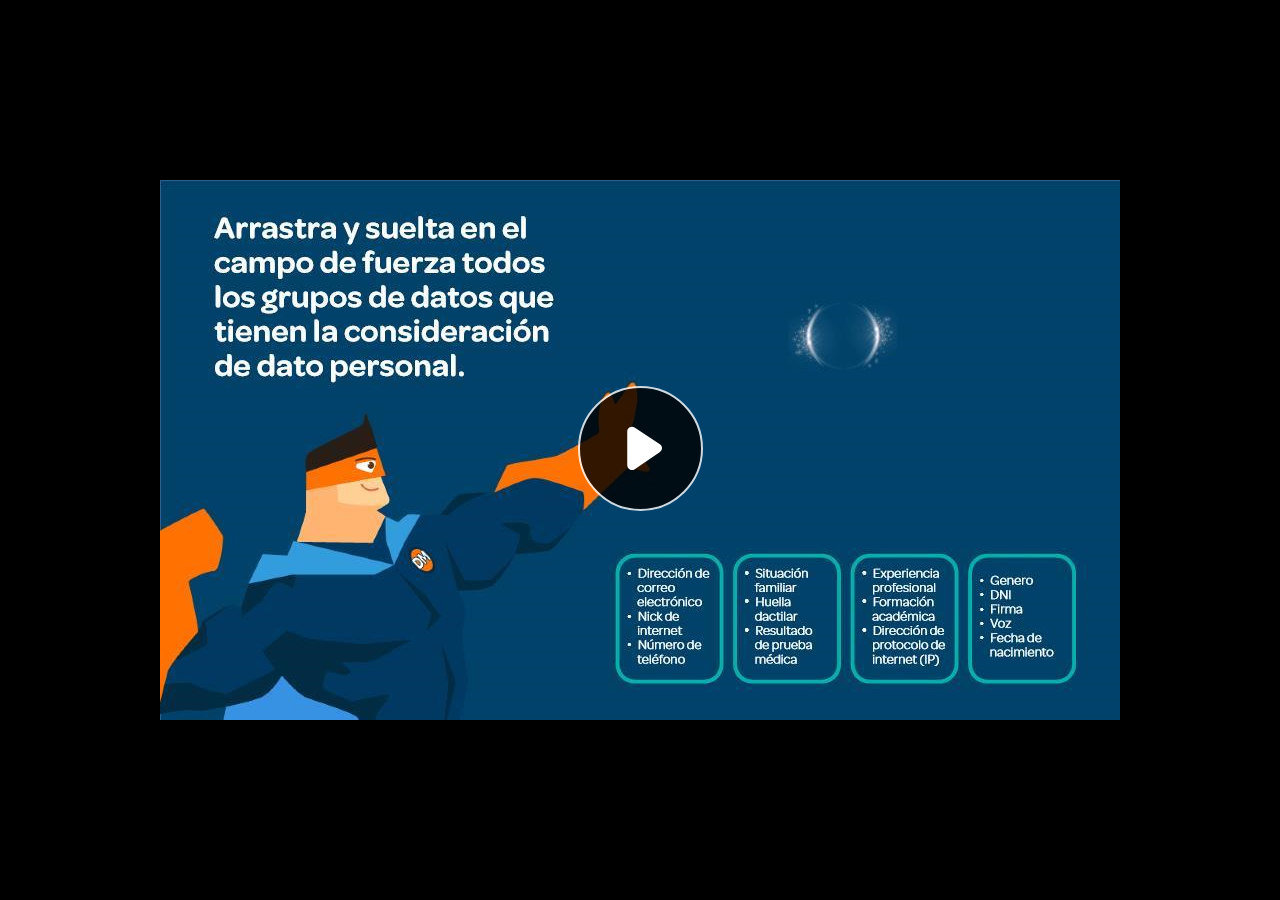
<file: E-Learning-Datos-Personales/assets/zVl7Ga8E0GjYQmhw/story.html>
﻿<!doctype html>
<html lang="es">
<head>
  <meta charset="utf-8">
  <!-- Creado con Storyline 360 - http://www.articulate.com  -->
  <!-- version: 3.84.31647.0 -->
  <title>Proteccion de datos 01</title>
  <meta http-equiv="x-ua-compatible" content="IE=edge"/>
  <meta name="viewport" content="width=device-width,initial-scale=1,user-scalable=no,shrink-to-fit=no,minimal-ui"/>
  <meta name="apple-mobile-web-app-capable" content="yes"/>
  <style>
    html, body { height: 100%; padding: 0; margin: 0 }
    #app { height: 100%; width: 100%; }
  </style>

  <script>
    window.DS = {};
    window.globals = {
      DATA_PATH_BASE: '',
      HAS_FRAME: true,
      HAS_SLIDE: true,

      lmsPresent: false,
      tinCanPresent: false,
      cmi5Present: false,
      aoSupport: false,
      scale: 'noscale',
      captureRc: false,
      browserSize: 'optimal',
      bgColor: '#FFFFFF',
      features: 'BackgroundAudioVolumeVariable,ConnectionMessages,DropInBase,DropInMisc,DropInVectors,JsApi,LayerPresentAsDialog,MultipleQuizTracking,PlayerTooltips,UpdatedThemeEditor',
      themeName: 'unified',
      preloaderColor: '#8C8C8C',
      suppressAnalytics: false,
      productChannel: 'stable',
      publishSource: 'storyline',
      aid: 'auth0|5d52ceb78310640dc808aadc',
      cid: '4ccedc0b-7948-45ac-a515-a7ae343c5429',
      playerVersion: '3.84.31647.0',
      publishTimestamp: '2024-03-19T15:08:31.2537688Z',
      maxIosVideoElements: 10,
      connectionSettings: { message: 'Est%C3%A1s%20fuera%20de%20l%C3%ADnea.%20Tratando%20de%20reconectar...', useDarkTheme: true, mode: 'disabled' },
      hasFeature: function(feature) {
        return this.features.split(',').includes(feature);
      },
      
      parseParams: function(qs) {
        if (window.globals.parsedParams != null) {
          return window.globals.parsedParams;
        }
        qs = (qs || window.location.search.substr(1)).split('+').join(' ');
        var params = {},
            tokens,
            re = /[?&]?([^=]+)=([^&]*)/g;

        while (tokens = re.exec(qs)) {
          params[decodeURIComponent(tokens[1]).trim()] =
            decodeURIComponent(tokens[2]).trim();
        }
        window.globals.parsedParams = params;
        return params;
      }

    };
  </script>
  <script>
    var isIe11 = ('ActiveXObject' in window || window.MSBlobBuilder != null)
      && window.msCrypto != null && !window.ActiveXObject;
    if (isIe11) {
      window.globals.unsupportedBrowser = true;
      document.write(atob('[base64]'));
    }
  </script>

  <script>
    if (window.globals.hasFeature('MultiLanguageSupport')) {
      
      
    }
  </script>

  
  <script>window.THREE = { };</script>
  
<meta name="robots" content="noindex, nofollow"></head>
<body style="background: #FFFFFF" class="cs-HTML theme-unified">
<script src="player-interface.js"></script>
  <script>!function(){var e,i=/iPhone/i,o=/iPod/i,n=/iPad/i,t=/\biOS-universal(?:.+)Mac\b/i,r=/\bAndroid(?:.+)Mobile\b/i,a=/Android/i,d=/(?:SD4930UR|\bSilk(?:.+)Mobile\b)/i,p=/Silk/i,l=/Windows Phone/i,u=/\bWindows(?:.+)ARM\b/i,b=/BlackBerry/i,s=/BB10/i,c=/Opera Mini/i,f=/\b(CriOS|Chrome)(?:.+)Mobile/i,h=/Mobile(?:.+)Firefox\b/i,v=function(e){return void 0!==e&&"MacIntel"===e.platform&&"number"==typeof e.maxTouchPoints&&e.maxTouchPoints>1&&"undefined"==typeof MSStream};e=function(e){var m={userAgent:"",platform:"",maxTouchPoints:0};e||"undefined"==typeof navigator?"string"==typeof e?m.userAgent=e:e&&e.userAgent&&(m={userAgent:e.userAgent,platform:e.platform,maxTouchPoints:e.maxTouchPoints||0}):m={userAgent:navigator.userAgent,platform:navigator.platform,maxTouchPoints:navigator.maxTouchPoints||0};var g=m.userAgent,y=g.split("[FBAN");void 0!==y[1]&&(g=y[0]),void 0!==(y=g.split("Twitter"))[1]&&(g=y[0]);var A=function(e){return function(i){return i.test(e)}}(g),w={apple:{phone:A(i)&&!A(l),ipod:A(o),tablet:!A(i)&&(A(n)||v(m))&&!A(l),universal:A(t),device:(A(i)||A(o)||A(n)||A(t)||v(m))&&!A(l)},amazon:{phone:A(d),tablet:!A(d)&&A(p),device:A(d)||A(p)},android:{phone:!A(l)&&A(d)||!A(l)&&A(r),tablet:!A(l)&&!A(d)&&!A(r)&&(A(p)||A(a)),device:!A(l)&&(A(d)||A(p)||A(r)||A(a))||A(/\bokhttp\b/i)},windows:{phone:A(l),tablet:A(u),device:A(l)||A(u)},other:{blackberry:A(b),blackberry10:A(s),opera:A(c),firefox:A(h),chrome:A(f),device:A(b)||A(s)||A(c)||A(h)||A(f)},any:!1,phone:!1,tablet:!1};return w.any=w.apple.device||w.android.device||w.windows.device||w.other.device,w.phone=w.apple.phone||w.android.phone||w.windows.phone,w.tablet=w.apple.tablet||w.android.tablet||w.windows.tablet,w}(),"object"==typeof exports&&"undefined"!=typeof module?module.exports=e:"function"==typeof define&&define.amd?define((function(){return e})):this.isMobile=e}();
    window.isMobile.apple.tablet = window.isMobile.apple.tablet ||
      (navigator.platform === 'MacIntel' && navigator.maxTouchPoints > 1);
    window.isMobile.apple.device = window.isMobile.apple.device || window.isMobile.apple.tablet;
    window.isMobile.tablet = window.isMobile.tablet || window.isMobile.apple.tablet;
    window.isMobile.any = window.isMobile.any || window.isMobile.apple.tablet;
  </script>

  <div id="focus-sink" tabindex="-1"></div>

  <div id="preso"></div>
  <script>
    (function() {

      var classTypes = [ 'desktop', 'mobile', 'phone', 'tablet' ];

      var addDeviceClasses = function(prefix, testObj) {
        var curr, i;
        for (i = 0; i < classTypes.length; i++) {
          curr = classTypes[i];
          if (testObj[curr]) {
            document.body.classList.add(prefix + curr);
          }
        }
      };

      var params = window.globals.parseParams(),
          isDevicePreview = params.devicepreview === '1',
          isPhoneOverride = params.deviceType === 'phone' || (isDevicePreview && params.phone == '1'),
          isTabletOverride = (params.deviceType === 'tablet' || isDevicePreview) && !isPhoneOverride,
          isMobileOverride = isPhoneOverride || isTabletOverride;

      var deviceView = {
        desktop: !window.isMobile.any && !isMobileOverride,
        mobile: window.isMobile.any || isMobileOverride,
        phone: isPhoneOverride || (window.isMobile.phone && !isTabletOverride),
        tablet: isTabletOverride || window.isMobile.tablet
      };

      window.globals.deviceView = deviceView;
      window.isMobile.desktop = !window.isMobile.any;
      window.isMobile.mobile = window.isMobile.any;

      addDeviceClasses('view-', deviceView);

    })();
  </script>
  
  <script src='story_content/user.js' type=text/javascript></script>
  <div class="slide-loader"></div>

  <script>
    var doc = document, loader = doc.body.querySelector('.slide-loader'); [ 1, 2, 3 ].forEach(function(n) { var d = doc.createElement('div'); d.style.backgroundColor = window.globals.preloaderColor; d.classList.add('mobile-loader-dot'); d.classList.add('dot' + n); loader.appendChild(d); });
  </script>

  <div class="mobile-load-title-overlay" style="display: none">
    <div class="mobile-load-title">Proteccion de datos 01</div>
  </div>

  <div class="mobile-chrome-warning"></div>

  
<style>
  .warn-connection-dialog {
    display: none;
    background: transparent;
    pointer-events: all;
    position: fixed;
    left: 0;
    top: 0;
    width: 100%;
    height: 100%;
    z-index: 999;
  }

  .warn-connection-content {
    pointer-events: all;
    border-radius: 4px;
    background: white;
    border: 1px solid #E7E7E7;
    color: #333333;
    box-shadow: 0 2px 4px rgba(0, 0, 0, 0.25);
    transition: all 150ms ease-out;
    position: absolute;
    white-space: nowrap;
  }

  .view-phone.is-landscape .warn-connection-content {
    left: 23px;
    bottom: 23px;
  }

  .view-tablet.is-landscape .warn-connection-content {
    left: 50%;
    top: 20px;
    transform: translateX(-50%);
  }

  .view-mobile.is-portrait .warn-connection-content {
    transform: translate(-50%, calc(-100% - 15px));
  }

  .warn-connection-content p {
    display: inline-block;
    margin: 0 8px 0 0;
    line-height: 33px;
    font-size: 11px;
  }

  .warn-connection-content svg {
    position: relative;
    vertical-align: middle;
    margin: 0 2px 2px 8px;
  }

  .view-desktop .warn-connection-content {
    left: 1.5em;
    bottom: 1.5em;
  }

  .view-desktop .warn-connection-content p {
    font-size: 1.1em;
  }

  .is-offline .warn-connection-dialog {
    display: block;
  }

  .is-offline .cs-panel * {
    pointer-events: none !important;
  }

  .is-offline .cs-panel {
    pointer-events: all !important;
  }

  .is-offline #nav-controls * {
    pointer-events: none !important;
  }

  .is-offline #nav-controls {
    pointer-events: all !important;
  }
</style>

<div class="warn-connection-dialog" role="alertdialog" aria-modal="true" tabindex="0" aria-labelledby="warn-connection-message">
  <div class="warn-connection-content">
    <svg width="17" height="15" viewBox="0 0 17 15" xmlns="http://www.w3.org/2000/svg">
      <path fill="#8F0000" stroke="white" d="M16.07,12.98 L15.88,12.23 L9.51,1.21 C8.97,0.26,7.6,0.26,7.06,1.21 L0.69,12.23 C0.15,13.16,0.81,14.36,1.91,14.36 H14.65 C15.47,14.36,16.05,13.7,16.07,12.98 Z"/>
      <path fill="white" stroke="white" d="M8.58,5.5 C8.35,5.28,8.5,5.35,8.21,5.32 C8.09,5.35,7.97,5.49,7.96,5.67 C7.97,5.79,7.98,5.92,7.98,6.04 L7.98,6.04 C7.99,6.17,8,6.31,8.01,6.43 L8.01,6.44 C8.03,6.92,8.06,7.41,8.09,7.9 L8.09,7.9 C8.12,8.39,8.14,8.88,8.17,9.37 C8.17,9.39,8.18,9.42,8.2,9.44 C8.23,9.46,8.25,9.47,8.28,9.47 C8.31,9.47,8.34,9.46,8.35,9.44 C8.37,9.43,8.38,9.4,8.39,9.35 L8.39,9.34 C8.39,9.24,8.4,9.15,8.4,9.05 L8.4,9.05 C8.41,8.96,8.41,8.86,8.42,8.75 C8.43,8.44,8.45,8.12,8.47,7.81 L8.47,7.81 C8.49,7.49,8.51,7.18,8.53,6.87 C8.55,6.46,8.56,6.05,8.59,5.64 L8.6,5.62 C8.6,5.57,8.59,5.53,8.58,5.5 L8.21,5.32 Z"/>
      <circle fill="white" stroke="white" cx="8.3" cy="11.35" r="0.3"/>
    </svg>
    <p id="warn-connection-message">You are offline. Trying to reconnect...</p>
  </div>
</div>

<script>
  (function() {
    window.DS.connection = {
      warningShown: false,
      assets: {},
      loadingAssetGroup: false,
      retryDelay: 500
    };

    var connectionSettings = window.globals.connectionSettings || {};

    // The `window.globals.features` variable must be set in `webpack.dev.config` when testing locally - it is not enough
    // to have it in the data - but it must be set there as well.
    var useConnectionMessages = window.AbortController != null &&
      window.location.protocol != 'file:' &&
      window.globals.features.indexOf('ConnectionMessages') != -1 &&
      connectionSettings.mode === 'normal';

    window.DS.connection.useConnectionMessages = useConnectionMessages;

    var assetCount = 0;
    var checkLoadedId;


    if (useConnectionMessages && connectionSettings != null) {
      var contentEl = document.querySelector('.warn-connection-content');
      var messageEl = contentEl.querySelector('p');

      if (connectionSettings.useDarkTheme) {
        contentEl.style.borderColor = '#BABBBA';
        contentEl.style.backgroundColor = '#282828';
        contentEl.style.color = '#FFFFFF';
      }

      if (connectionSettings.message != null) {
        messageEl.textContent = window.decodeURIComponent(connectionSettings.message);
      }
    }

    function checkAssetsReady() {
      for (var i in DS.connection.assets) {
        if (!DS.connection.assets[i].success) {
          return false;
        }
      }
      return true;
    }

    function stopAssetGroup() {
      if (!useConnectionMessages) { return; }

      assetCount = 0;

      DS.connection.oldAssetGroup = DS.connection.assets;
      DS.connection.assets = {};
      DS.connection.loadingAssetGroup = false;
      clearInterval(checkLoadedId);
    }

    function startAssetGroup() {
      if (!useConnectionMessages) { return; }
      var ticks = 0;
      clearInterval(checkLoadedId);
      checkLoadedId = setInterval(function() {
        var loaded = 0;
        if (assetCount === 0 && loaded === 0) {
          clearInterval(checkLoadedId);
          return;
        }

        for (var i in DS.connection.assets) {
          if (DS.connection.assets[i].success) {
            loaded++;
          }
        }

        if (assetCount === loaded && checkAssetsReady()) {
          for (var i in DS.connection.assets) {
            if (DS.connection.assets[i].action) {
              DS.connection.assets[i].action();
            }
          }
          hideWarning();
          stopAssetGroup();
        }
      }, 100)
    }

    function requiredAsset(url, action, retry, type) {
      if (!useConnectionMessages) { return; }
      if (DS.connection.assets[url]) { return; }

      DS.connection.assets[url] = {
        success: false, action: action, retry: retry, type: type
      };
      assetCount = Object.keys(DS.connection.assets).length;
      if (!DS.connection.loadingAssetGroup) {
        startAssetGroup();
      }
      DS.connection.loadingAssetGroup = true;
    }

    function assetLoaded(url) {
      if (!useConnectionMessages) { return; }
      if (DS.connection.assets[url]) {
        DS.connection.assets[url].success = true;
      }
    }

    function assetFailed(url) {
      if (!useConnectionMessages) { return; }
      if (!DS.connection.assets[url]) {
        if (/\.js$/.test(url) && url.indexOf('transcripts') === -1) {
          setTimeout(function() {
            if (DS.connection.lastSlideLoaded != null) {
              DS.connection.lastSlideLoaded();
            }
          }, DS.connection.retryDelay);
        }
        return;
      }
      if (!DS.connection.warningShown) { showWarning(); }
      if (DS.connection.assets[url].retry) {
        setTimeout(function() {
          if (!DS.connection.assets[url].success) {
            DS.connection.assets[url].retry()
          }
        }, DS.connection.retryDelay);
      }
    }

    function hideWarning() {
      document.body.classList.remove('is-offline');
      DS.connection.warningShown = false;
      enableKeys();
    }
    DS.connection.hideWarning = hideWarning

    function showWarning(btn) {
      document.body.classList.add('is-offline')
      DS.connection.warningShown = true;
      updateWarningPosition();
      disableKeys();
    }

    function updateWarningPosition() {
      if (!DS.connection.warningShown) {
        return;
      }

      var isPortrait = document.body.classList.contains('is-portrait');
      var isMobile = document.body.classList.contains('view-mobile');
      var warningEl = document.querySelector('.warn-connection-content');

      if (isPortrait && isMobile) {
        var slide = document.querySelector('.primary-slide');
        var slideRect = slide != null
          ? slide.getBoundingClientRect()
          : { top: window.innerHeight, left: 0, width: window.innerWidth };

        warningEl.style.top = `${slideRect.top}px`
        warningEl.style.left = `${slideRect.left + slideRect.width / 2}px`
      } else {
        warningEl.style.top = null;
        warningEl.style.left = null;
      }

      window.requestAnimationFrame(updateWarningPosition);
    }

    function onDisableKeyDown(e) {
      e.preventDefault();
      e.stopImmediatePropagation();
    }

    function onDisableKeyUp(e) {
      e.preventDefault();
      e.stopImmediatePropagation();
    }

    var accStyle = document.createElement('style');
    var warnDialogEl = document.querySelector('.warn-connection-dialog');

    function disableKeys() {
      if (DS.views && DS.views.nsStack && DS.views.nsStack.length === 1) {
        DS.views.nsStack[0].tabReachable = false
        DS.views.nsStack[0].updateTabIndex(true, true);
      }

      accStyle.innerHTML = '.acc-shadow-dom { display: none; }';
      document.body.appendChild(accStyle);

      warnDialogEl.parentNode.append(warnDialogEl);
      warnDialogEl.focus();
    }

    function enableKeys() {
      accStyle.remove();
      if (DS.views && DS.views.nsStack && DS.views.nsStack.length === 1 && DS.views.nsStack[0].name === '_frame') {
        DS.views.nsStack[0].tabReachable = true;
        DS.views.nsStack[0].updateTabIndex();
      }
    }

    // these will all be noops if the feature flag isn't set in
    // the data and `window.globals.features`
    DS.connection.requiredAsset = requiredAsset;
    DS.connection.assetLoaded = assetLoaded;
    DS.connection.assetFailed = assetFailed;
    DS.connection.stopAssetGroup = stopAssetGroup;
    DS.connection.startAssetGroup = startAssetGroup;
  })();
</script>


  <script>
    
    if (window.autoSpider && window.vInterfaceObject) {
      document.querySelector('.mobile-load-title-overlay').style.display = 'none';
    }
  </script>

  

  <link rel="stylesheet" href="html5/data/css/output.min.css" data-noprefix/>
</body>
<script src="html5/lib/scripts/bootstrapper.min.js"></script>
</html>
</file>
<file: lib/icomoon.css>
@font-face {
	font-family: 'icomoon';
	src:  url('fonts/icomoon.ttf') format('truetype'),
				url('fonts/icomoon.woff') format('woff');
	font-weight: normal;
	font-style: normal;
}

[class^="icon-"], [class*=" icon-"] {
	/* use !important to prevent issues with browser extensions that change fonts */
	font-family: 'icomoon' !important;
	speak: none;
	font-style: normal;
	font-weight: normal;
	font-variant: normal;
	text-transform: none;
	line-height: 1;

	/* Better Font Rendering =========== */
	-webkit-font-smoothing: antialiased;
	-moz-osx-font-smoothing: grayscale;
}

.icon-edit-author-name:before {
	content: "\e976";
}
.icon-lock:before {
	content: "\e977";
}
.icon-checkmark-valid:before {
	content: "\e95d";
}
.icon-close-media-panel:before {
	content: "\e95e";
}
.icon-trash4:before {
	content: "\e95f";
}
.icon-x-invalid-url:before {
	content: "\e960";
}
.icon-attach2:before {
	content: "\e961";
}
.icon-bold:before {
	content: "\e962";
}
.icon-fontcolor:before {
	content: "\e963";
}
.icon-fontsize:before {
	content: "\e964";
}
.icon-italic:before {
	content: "\e965";
}
.icon-link:before {
	content: "\e966";
}
.icon-orderedlist:before {
	content: "\e967";
}
.icon-quote:before {
	content: "\e968";
}
.icon-unorderedlist:before {
	content: "\e969";
}
.icon-feedback:before {
	content: "\e910";
}
.icon-review:before {
	content: "\e911";
}
.icon-customizable:before {
	content: "\e908";
}
.icon-design:before {
	content: "\e909";
}
.icon-interactions:before {
	content: "\e90a";
}
.icon-questions:before {
	content: "\e90b";
}
.icon-scenarios2:before {
	content: "\e90c";
}
.icon-slides:before {
	content: "\e90d";
}
.icon-desktop:before {
	content: "\e902";
}
.icon-expressions:before {
	content: "\e903";
}
.icon-poses:before {
	content: "\e904";
}
.icon-retina:before {
	content: "\e905";
}
.icon-scenarios:before {
	content: "\e906";
}
.icon-transparency:before {
	content: "\e907";
}
.icon-Master-01:before {
	content: "\e934";
}
.icon-Master-02:before {
	content: "\e93a";
}
.icon-Master-03:before {
	content: "\e939";
}
.icon-Master-04:before {
	content: "\e936";
}
.icon-Master-05:before {
	content: "\e93b";
}
.icon-Master-06:before {
	content: "\e935";
}
.icon-Master-07:before {
	content: "\e937";
}
.icon-Master-08:before {
	content: "\e938";
}
.icon-Master-09:before {
	content: "\e922";
}
.icon-Master-10:before {
	content: "\e926";
}
.icon-Master-11:before {
	content: "\e924";
}
.icon-Master-12:before {
	content: "\e928";
}
.icon-Master-13:before {
	content: "\e923";
}
.icon-Master-14:before {
	content: "\e925";
}
.icon-Master-15:before {
	content: "\e929";
}
.icon-Master-16:before {
	content: "\e927";
}
.icon-Master-17:before {
	content: "\e92b";
}
.icon-Master-18:before {
	content: "\e92c";
}
.icon-Master-19:before {
	content: "\e92d";
}
.icon-Master-20:before {
	content: "\e92e";
}
.icon-Master-21:before {
	content: "\e92f";
}
.icon-Master-22:before {
	content: "\e930";
}
.icon-Master-23:before {
	content: "\e931";
}
.icon-Master-24:before {
	content: "\e932";
}
.icon-Master-25:before {
	content: "\e933";
}
.icon-Master-26:before {
	content: "\e92a";
}
.icon-check-circle:before {
	content: "\e803";
}
.icon-trash:before {
	content: "\e804";
}
.icon-rotation:before {
	content: "\e91a";
}
.icon-vector:before {
	content: "\e91b";
}
.icon-mute:before {
	content: "\e90e";
}
.icon-volume:before {
	content: "\e90f";
}
.icon-logo:before {
	content: "\e805";
}
.icon-share:before {
	content: "\e801";
}
.icon-sorting:before {
	content: "\e91c";
}
.icon-more:before {
	content: "\e91d";
}
.icon-copy:before {
	content: "\e951";
}
.icon-clock:before {
	content: "\e915";
}
.icon-quotes-left:before {
	content: "\e918";
}
.icon-list-numbered:before {
	content: "\e916";
}
.icon-list2:before {
	content: "\e917";
}
.icon-plus:before {
	content: "\e60a";
}
.icon-info:before {
	content: "\e974";
}
.icon-cross:before {
	content: "\e913";
}
.icon-checkmark:before {
	content: "\e975";
}
.icon-arrow-up2:before {
	content: "\e959";
}
.icon-arrow-down2:before {
	content: "\e95a";
}
.icon-sort-alpha-asc:before {
	content: "\e912";
}
.icon-rtf:before {
	content: "\e94b";
}
.icon-doc:before {
	content: "\e94a";
}
.icon-pdf:before {
	content: "\e94c";
}
.icon-ppt:before {
	content: "\e94d";
}
.icon-file:before {
	content: "\e94e";
}
.icon-xls:before {
	content: "\e94f";
}
.icon-zip:before {
	content: "\e950";
}
.icon-file-alt:before {
	content: "\e944";
}
.icon-doc-alt:before {
	content: "\e943";
}
.icon-pdf-alt:before {
	content: "\e945";
}
.icon-ppt-alt:before {
	content: "\e946";
}
.icon-rtf-alt:before {
	content: "\e947";
}
.icon-xls-alt:before {
	content: "\e948";
}
.icon-zip-alt:before {
	content: "\e949";
}
.icon-attach:before {
	content: "\e942";
}
.icon-reload:before {
	content: "\e941";
}
.icon-trash2:before {
	content: "\e60d";
}
.icon-arrow-left:before {
	content: "\e608";
}
.icon-arrow-right:before {
	content: "\e609";
}
.icon-check-alt:before {
	content: "\e606";
}
.icon-password-view:before {
	content: "\e972";
}
.icon-password-hide:before {
	content: "\e973";
}
.icon-view-grid:before {
	content: "\e96c";
}
.icon-grid-view:before {
	content: "\e96c";
}
.icon-view-list:before {
	content: "\e96d";
}
.icon-list-view:before {
	content: "\e96d";
}
.icon-blocks:before {
	content: "\e95b";
}
.icon-list3:before {
	content: "\e95c";
}
.icon-export:before {
	content: "\e958";
}
.icon-screencast:before {
	content: "\e957";
}
.icon-cursor:before {
	content: "\e956";
}
.icon-documents:before {
	content: "\e952";
}
.icon-duplicate:before {
	content: "\e952";
}
.icon-trash3:before {
	content: "\e953";
}
.icon-Article:before {
	content: "\e93c";
}
.icon-Interaction:before {
	content: "\e93d";
}
.icon-Quiz:before {
	content: "\e93e";
}
.icon-Video:before {
	content: "\e93f";
}
.icon-trashcan:before {
	content: "\e921";
}
.icon-marker_style:before {
	content: "\e920";
}
.icon-photo:before {
	content: "\e91f";
}
.icon-microphone:before {
	content: "\e91e";
}
.icon-plus2:before {
	content: "\e800";
}
.icon-processing:before {
	content: "\e607";
}
.icon-menu:before {
	content: "\e602";
}
.icon-headset:before {
	content: "\e603";
}
.icon-list:before {
	content: "\e604";
}
.icon-video:before {
	content: "\e605";
}
.icon-mail:before {
	content: "\e954";
}
.icon-remove:before {
	content: "\e955";
}
.icon-up-level-2:before {
	content: "\e96e";
}
.icon-up-level-list-2:before {
	content: "\e96f";
}
.icon-plus-circle:before {
	content: "\e802";
}
.icon-up-level:before {
	content: "\e970";
}
.icon-up-level-list:before {
	content: "\e971";
}
.icon-eye:before {
	content: "\e96b";
}
.icon-tick:before {
	content: "\e900";
}
.icon-check:before {
	content: "\e901";
}
.icon-link-alt:before {
	content: "\e919";
}
.icon-chevron-down:before {
	content: "\e60b";
}
.icon-chevron-up:before {
	content: "\e60c";
}
.icon-chevron-left:before {
	content: "\e600";
}
.icon-chevron:before {
	content: "\e601";
}
.icon-chevron-right:before {
	content: "\e601";
}
.icon-close-small:before {
	content: "\e940";
}
.icon-pie-chart:before {
	content: "\e914";
}
.icon-alert:before {
	content: "\e96a";
}
</file>
<file: E-Learning-Datos-Personales/lib/icomoon.css>
@font-face {
	font-family: 'icomoon';
	src:  url('fonts/icomoon.ttf') format('truetype'),
				url('fonts/icomoon.woff') format('woff');
	font-weight: normal;
	font-style: normal;
}

[class^="icon-"], [class*=" icon-"] {
	/* use !important to prevent issues with browser extensions that change fonts */
	font-family: 'icomoon' !important;
	speak: none;
	font-style: normal;
	font-weight: normal;
	font-variant: normal;
	text-transform: none;
	line-height: 1;

	/* Better Font Rendering =========== */
	-webkit-font-smoothing: antialiased;
	-moz-osx-font-smoothing: grayscale;
}

.icon-edit-author-name:before {
	content: "\e976";
}
.icon-lock:before {
	content: "\e977";
}
.icon-checkmark-valid:before {
	content: "\e95d";
}
.icon-close-media-panel:before {
	content: "\e95e";
}
.icon-trash4:before {
	content: "\e95f";
}
.icon-x-invalid-url:before {
	content: "\e960";
}
.icon-attach2:before {
	content: "\e961";
}
.icon-bold:before {
	content: "\e962";
}
.icon-fontcolor:before {
	content: "\e963";
}
.icon-fontsize:before {
	content: "\e964";
}
.icon-italic:before {
	content: "\e965";
}
.icon-link:before {
	content: "\e966";
}
.icon-orderedlist:before {
	content: "\e967";
}
.icon-quote:before {
	content: "\e968";
}
.icon-unorderedlist:before {
	content: "\e969";
}
.icon-feedback:before {
	content: "\e910";
}
.icon-review:before {
	content: "\e911";
}
.icon-customizable:before {
	content: "\e908";
}
.icon-design:before {
	content: "\e909";
}
.icon-interactions:before {
	content: "\e90a";
}
.icon-questions:before {
	content: "\e90b";
}
.icon-scenarios2:before {
	content: "\e90c";
}
.icon-slides:before {
	content: "\e90d";
}
.icon-desktop:before {
	content: "\e902";
}
.icon-expressions:before {
	content: "\e903";
}
.icon-poses:before {
	content: "\e904";
}
.icon-retina:before {
	content: "\e905";
}
.icon-scenarios:before {
	content: "\e906";
}
.icon-transparency:before {
	content: "\e907";
}
.icon-Master-01:before {
	content: "\e934";
}
.icon-Master-02:before {
	content: "\e93a";
}
.icon-Master-03:before {
	content: "\e939";
}
.icon-Master-04:before {
	content: "\e936";
}
.icon-Master-05:before {
	content: "\e93b";
}
.icon-Master-06:before {
	content: "\e935";
}
.icon-Master-07:before {
	content: "\e937";
}
.icon-Master-08:before {
	content: "\e938";
}
.icon-Master-09:before {
	content: "\e922";
}
.icon-Master-10:before {
	content: "\e926";
}
.icon-Master-11:before {
	content: "\e924";
}
.icon-Master-12:before {
	content: "\e928";
}
.icon-Master-13:before {
	content: "\e923";
}
.icon-Master-14:before {
	content: "\e925";
}
.icon-Master-15:before {
	content: "\e929";
}
.icon-Master-16:before {
	content: "\e927";
}
.icon-Master-17:before {
	content: "\e92b";
}
.icon-Master-18:before {
	content: "\e92c";
}
.icon-Master-19:before {
	content: "\e92d";
}
.icon-Master-20:before {
	content: "\e92e";
}
.icon-Master-21:before {
	content: "\e92f";
}
.icon-Master-22:before {
	content: "\e930";
}
.icon-Master-23:before {
	content: "\e931";
}
.icon-Master-24:before {
	content: "\e932";
}
.icon-Master-25:before {
	content: "\e933";
}
.icon-Master-26:before {
	content: "\e92a";
}
.icon-check-circle:before {
	content: "\e803";
}
.icon-trash:before {
	content: "\e804";
}
.icon-rotation:before {
	content: "\e91a";
}
.icon-vector:before {
	content: "\e91b";
}
.icon-mute:before {
	content: "\e90e";
}
.icon-volume:before {
	content: "\e90f";
}
.icon-logo:before {
	content: "\e805";
}
.icon-share:before {
	content: "\e801";
}
.icon-sorting:before {
	content: "\e91c";
}
.icon-more:before {
	content: "\e91d";
}
.icon-copy:before {
	content: "\e951";
}
.icon-clock:before {
	content: "\e915";
}
.icon-quotes-left:before {
	content: "\e918";
}
.icon-list-numbered:before {
	content: "\e916";
}
.icon-list2:before {
	content: "\e917";
}
.icon-plus:before {
	content: "\e60a";
}
.icon-info:before {
	content: "\e974";
}
.icon-cross:before {
	content: "\e913";
}
.icon-checkmark:before {
	content: "\e975";
}
.icon-arrow-up2:before {
	content: "\e959";
}
.icon-arrow-down2:before {
	content: "\e95a";
}
.icon-sort-alpha-asc:before {
	content: "\e912";
}
.icon-rtf:before {
	content: "\e94b";
}
.icon-doc:before {
	content: "\e94a";
}
.icon-pdf:before {
	content: "\e94c";
}
.icon-ppt:before {
	content: "\e94d";
}
.icon-file:before {
	content: "\e94e";
}
.icon-xls:before {
	content: "\e94f";
}
.icon-zip:before {
	content: "\e950";
}
.icon-file-alt:before {
	content: "\e944";
}
.icon-doc-alt:before {
	content: "\e943";
}
.icon-pdf-alt:before {
	content: "\e945";
}
.icon-ppt-alt:before {
	content: "\e946";
}
.icon-rtf-alt:before {
	content: "\e947";
}
.icon-xls-alt:before {
	content: "\e948";
}
.icon-zip-alt:before {
	content: "\e949";
}
.icon-attach:before {
	content: "\e942";
}
.icon-reload:before {
	content: "\e941";
}
.icon-trash2:before {
	content: "\e60d";
}
.icon-arrow-left:before {
	content: "\e608";
}
.icon-arrow-right:before {
	content: "\e609";
}
.icon-check-alt:before {
	content: "\e606";
}
.icon-password-view:before {
	content: "\e972";
}
.icon-password-hide:before {
	content: "\e973";
}
.icon-view-grid:before {
	content: "\e96c";
}
.icon-grid-view:before {
	content: "\e96c";
}
.icon-view-list:before {
	content: "\e96d";
}
.icon-list-view:before {
	content: "\e96d";
}
.icon-blocks:before {
	content: "\e95b";
}
.icon-list3:before {
	content: "\e95c";
}
.icon-export:before {
	content: "\e958";
}
.icon-screencast:before {
	content: "\e957";
}
.icon-cursor:before {
	content: "\e956";
}
.icon-documents:before {
	content: "\e952";
}
.icon-duplicate:before {
	content: "\e952";
}
.icon-trash3:before {
	content: "\e953";
}
.icon-Article:before {
	content: "\e93c";
}
.icon-Interaction:before {
	content: "\e93d";
}
.icon-Quiz:before {
	content: "\e93e";
}
.icon-Video:before {
	content: "\e93f";
}
.icon-trashcan:before {
	content: "\e921";
}
.icon-marker_style:before {
	content: "\e920";
}
.icon-photo:before {
	content: "\e91f";
}
.icon-microphone:before {
	content: "\e91e";
}
.icon-plus2:before {
	content: "\e800";
}
.icon-processing:before {
	content: "\e607";
}
.icon-menu:before {
	content: "\e602";
}
.icon-headset:before {
	content: "\e603";
}
.icon-list:before {
	content: "\e604";
}
.icon-video:before {
	content: "\e605";
}
.icon-mail:before {
	content: "\e954";
}
.icon-remove:before {
	content: "\e955";
}
.icon-up-level-2:before {
	content: "\e96e";
}
.icon-up-level-list-2:before {
	content: "\e96f";
}
.icon-plus-circle:before {
	content: "\e802";
}
.icon-up-level:before {
	content: "\e970";
}
.icon-up-level-list:before {
	content: "\e971";
}
.icon-eye:before {
	content: "\e96b";
}
.icon-tick:before {
	content: "\e900";
}
.icon-check:before {
	content: "\e901";
}
.icon-link-alt:before {
	content: "\e919";
}
.icon-chevron-down:before {
	content: "\e60b";
}
.icon-chevron-up:before {
	content: "\e60c";
}
.icon-chevron-left:before {
	content: "\e600";
}
.icon-chevron:before {
	content: "\e601";
}
.icon-chevron-right:before {
	content: "\e601";
}
.icon-close-small:before {
	content: "\e940";
}
.icon-pie-chart:before {
	content: "\e914";
}
.icon-alert:before {
	content: "\e96a";
}
</file>
<file: OrtografiayRedaccion/lib/icomoon.css>
@font-face {
	font-family: 'icomoon';
	src:  url('fonts/icomoon.ttf') format('truetype'),
				url('fonts/icomoon.woff') format('woff');
	font-weight: normal;
	font-style: normal;
}

[class^="icon-"], [class*=" icon-"] {
	/* use !important to prevent issues with browser extensions that change fonts */
	font-family: 'icomoon' !important;
	speak: none;
	font-style: normal;
	font-weight: normal;
	font-variant: normal;
	text-transform: none;
	line-height: 1;

	/* Better Font Rendering =========== */
	-webkit-font-smoothing: antialiased;
	-moz-osx-font-smoothing: grayscale;
}

.icon-edit-author-name:before {
	content: "\e976";
}
.icon-lock:before {
	content: "\e977";
}
.icon-checkmark-valid:before {
	content: "\e95d";
}
.icon-close-media-panel:before {
	content: "\e95e";
}
.icon-trash4:before {
	content: "\e95f";
}
.icon-x-invalid-url:before {
	content: "\e960";
}
.icon-attach2:before {
	content: "\e961";
}
.icon-bold:before {
	content: "\e962";
}
.icon-fontcolor:before {
	content: "\e963";
}
.icon-fontsize:before {
	content: "\e964";
}
.icon-italic:before {
	content: "\e965";
}
.icon-link:before {
	content: "\e966";
}
.icon-orderedlist:before {
	content: "\e967";
}
.icon-quote:before {
	content: "\e968";
}
.icon-unorderedlist:before {
	content: "\e969";
}
.icon-feedback:before {
	content: "\e910";
}
.icon-review:before {
	content: "\e911";
}
.icon-customizable:before {
	content: "\e908";
}
.icon-design:before {
	content: "\e909";
}
.icon-interactions:before {
	content: "\e90a";
}
.icon-questions:before {
	content: "\e90b";
}
.icon-scenarios2:before {
	content: "\e90c";
}
.icon-slides:before {
	content: "\e90d";
}
.icon-desktop:before {
	content: "\e902";
}
.icon-expressions:before {
	content: "\e903";
}
.icon-poses:before {
	content: "\e904";
}
.icon-retina:before {
	content: "\e905";
}
.icon-scenarios:before {
	content: "\e906";
}
.icon-transparency:before {
	content: "\e907";
}
.icon-Master-01:before {
	content: "\e934";
}
.icon-Master-02:before {
	content: "\e93a";
}
.icon-Master-03:before {
	content: "\e939";
}
.icon-Master-04:before {
	content: "\e936";
}
.icon-Master-05:before {
	content: "\e93b";
}
.icon-Master-06:before {
	content: "\e935";
}
.icon-Master-07:before {
	content: "\e937";
}
.icon-Master-08:before {
	content: "\e938";
}
.icon-Master-09:before {
	content: "\e922";
}
.icon-Master-10:before {
	content: "\e926";
}
.icon-Master-11:before {
	content: "\e924";
}
.icon-Master-12:before {
	content: "\e928";
}
.icon-Master-13:before {
	content: "\e923";
}
.icon-Master-14:before {
	content: "\e925";
}
.icon-Master-15:before {
	content: "\e929";
}
.icon-Master-16:before {
	content: "\e927";
}
.icon-Master-17:before {
	content: "\e92b";
}
.icon-Master-18:before {
	content: "\e92c";
}
.icon-Master-19:before {
	content: "\e92d";
}
.icon-Master-20:before {
	content: "\e92e";
}
.icon-Master-21:before {
	content: "\e92f";
}
.icon-Master-22:before {
	content: "\e930";
}
.icon-Master-23:before {
	content: "\e931";
}
.icon-Master-24:before {
	content: "\e932";
}
.icon-Master-25:before {
	content: "\e933";
}
.icon-Master-26:before {
	content: "\e92a";
}
.icon-check-circle:before {
	content: "\e803";
}
.icon-trash:before {
	content: "\e804";
}
.icon-rotation:before {
	content: "\e91a";
}
.icon-vector:before {
	content: "\e91b";
}
.icon-mute:before {
	content: "\e90e";
}
.icon-volume:before {
	content: "\e90f";
}
.icon-logo:before {
	content: "\e805";
}
.icon-share:before {
	content: "\e801";
}
.icon-sorting:before {
	content: "\e91c";
}
.icon-more:before {
	content: "\e91d";
}
.icon-copy:before {
	content: "\e951";
}
.icon-clock:before {
	content: "\e915";
}
.icon-quotes-left:before {
	content: "\e918";
}
.icon-list-numbered:before {
	content: "\e916";
}
.icon-list2:before {
	content: "\e917";
}
.icon-plus:before {
	content: "\e60a";
}
.icon-info:before {
	content: "\e974";
}
.icon-cross:before {
	content: "\e913";
}
.icon-checkmark:before {
	content: "\e975";
}
.icon-arrow-up2:before {
	content: "\e959";
}
.icon-arrow-down2:before {
	content: "\e95a";
}
.icon-sort-alpha-asc:before {
	content: "\e912";
}
.icon-rtf:before {
	content: "\e94b";
}
.icon-doc:before {
	content: "\e94a";
}
.icon-pdf:before {
	content: "\e94c";
}
.icon-ppt:before {
	content: "\e94d";
}
.icon-file:before {
	content: "\e94e";
}
.icon-xls:before {
	content: "\e94f";
}
.icon-zip:before {
	content: "\e950";
}
.icon-file-alt:before {
	content: "\e944";
}
.icon-doc-alt:before {
	content: "\e943";
}
.icon-pdf-alt:before {
	content: "\e945";
}
.icon-ppt-alt:before {
	content: "\e946";
}
.icon-rtf-alt:before {
	content: "\e947";
}
.icon-xls-alt:before {
	content: "\e948";
}
.icon-zip-alt:before {
	content: "\e949";
}
.icon-attach:before {
	content: "\e942";
}
.icon-reload:before {
	content: "\e941";
}
.icon-trash2:before {
	content: "\e60d";
}
.icon-arrow-left:before {
	content: "\e608";
}
.icon-arrow-right:before {
	content: "\e609";
}
.icon-check-alt:before {
	content: "\e606";
}
.icon-password-view:before {
	content: "\e972";
}
.icon-password-hide:before {
	content: "\e973";
}
.icon-view-grid:before {
	content: "\e96c";
}
.icon-grid-view:before {
	content: "\e96c";
}
.icon-view-list:before {
	content: "\e96d";
}
.icon-list-view:before {
	content: "\e96d";
}
.icon-blocks:before {
	content: "\e95b";
}
.icon-list3:before {
	content: "\e95c";
}
.icon-export:before {
	content: "\e958";
}
.icon-screencast:before {
	content: "\e957";
}
.icon-cursor:before {
	content: "\e956";
}
.icon-documents:before {
	content: "\e952";
}
.icon-duplicate:before {
	content: "\e952";
}
.icon-trash3:before {
	content: "\e953";
}
.icon-Article:before {
	content: "\e93c";
}
.icon-Interaction:before {
	content: "\e93d";
}
.icon-Quiz:before {
	content: "\e93e";
}
.icon-Video:before {
	content: "\e93f";
}
.icon-trashcan:before {
	content: "\e921";
}
.icon-marker_style:before {
	content: "\e920";
}
.icon-photo:before {
	content: "\e91f";
}
.icon-microphone:before {
	content: "\e91e";
}
.icon-plus2:before {
	content: "\e800";
}
.icon-processing:before {
	content: "\e607";
}
.icon-menu:before {
	content: "\e602";
}
.icon-headset:before {
	content: "\e603";
}
.icon-list:before {
	content: "\e604";
}
.icon-video:before {
	content: "\e605";
}
.icon-mail:before {
	content: "\e954";
}
.icon-remove:before {
	content: "\e955";
}
.icon-up-level-2:before {
	content: "\e96e";
}
.icon-up-level-list-2:before {
	content: "\e96f";
}
.icon-plus-circle:before {
	content: "\e802";
}
.icon-up-level:before {
	content: "\e970";
}
.icon-up-level-list:before {
	content: "\e971";
}
.icon-eye:before {
	content: "\e96b";
}
.icon-tick:before {
	content: "\e900";
}
.icon-check:before {
	content: "\e901";
}
.icon-link-alt:before {
	content: "\e919";
}
.icon-chevron-down:before {
	content: "\e60b";
}
.icon-chevron-up:before {
	content: "\e60c";
}
.icon-chevron-left:before {
	content: "\e600";
}
.icon-chevron:before {
	content: "\e601";
}
.icon-chevron-right:before {
	content: "\e601";
}
.icon-close-small:before {
	content: "\e940";
}
.icon-pie-chart:before {
	content: "\e914";
}
.icon-alert:before {
	content: "\e96a";
}
</file>
